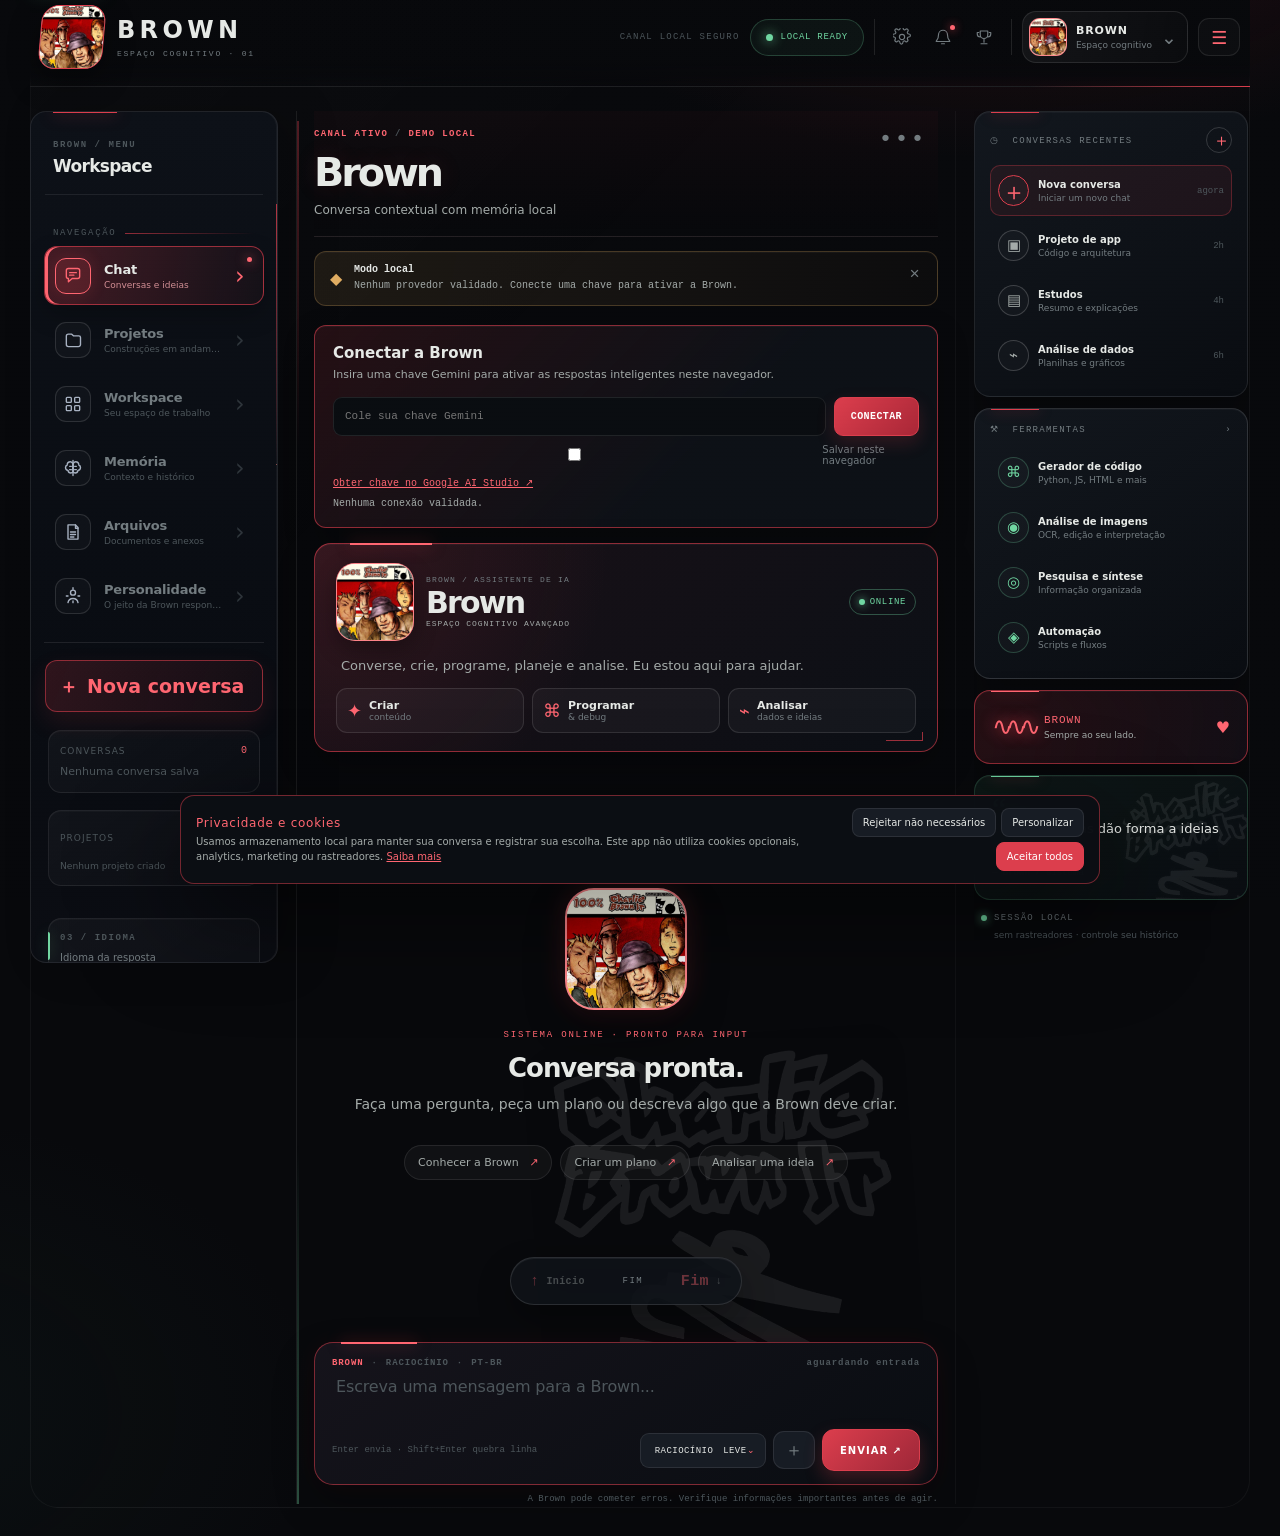
<file: index.html>
<!doctype html>
<html lang="pt-BR">
<head>
  <meta charset="UTF-8" />
  <meta name="viewport" content="width=device-width, initial-scale=1.0" />
  <meta name="theme-color" content="#08090b" />
  <meta name="description" content="Brown — espaço cognitivo modular para conversa, código e pesquisa." />
  <meta name="referrer" content="no-referrer" />
    <meta http-equiv="Content-Security-Policy" content="default-src 'self'; base-uri 'self'; object-src 'none'; form-action 'self'; script-src 'self' 'wasm-unsafe-eval' https://esm.run https://cdn.jsdelivr.net; style-src 'self' 'unsafe-inline'; img-src 'self' data: blob:; connect-src 'self' https://generativelanguage.googleapis.com https://esm.run https://esm.sh https://cdn.jsdelivr.net https://huggingface.co https://*.huggingface.co https://*.hf.co https://raw.githubusercontent.com; worker-src 'self' blob:; frame-src 'self' blob:; child-src 'self' blob:; upgrade-insecure-requests" />
  <title>Brown · Workspace</title>
  <link rel="stylesheet" href="styles.css?v=product-finish" />
</head>
<body>
  <div class="scanline" aria-hidden="true"></div>
  <div class="app-shell">
    <header class="topbar">
      <div class="brand-mark" aria-label="Brown">
        <span class="brand-symbol"><img src="assets/brown-logo.jpg" alt="Brown" /></span>
        <div><strong>BROWN</strong><small data-i18n="brandSub">COGNITIVE WORKSPACE · 01</small></div>
      </div>
      <div class="topbar-actions"><span class="secure-label" data-i18n="secureChannel">SECURE LOCAL CHANNEL</span><div class="status-pill"><span class="status-dot"></span><span id="statusText">LOCAL READY</span></div><div class="topbar-icon-group"><button class="topbar-icon" id="headerSettingsBtn" type="button" title="Configurações" aria-label="Abrir configurações"><svg viewBox="0 0 24 24"><path d="M12 8.5a3.5 3.5 0 1 0 0 7 3.5 3.5 0 0 0 0-7Z"/><path d="m19.4 15 .1.1a2 2 0 0 1-2.8 2.8l-.1-.1a2 2 0 0 0-3.4 1.4v.2a2 2 0 0 1-4 0v-.2a2 2 0 0 0-3.4-1.4l-.1.1a2 2 0 0 1-2.8-2.8l.1-.1A2 2 0 0 0 1.6 12a2 2 0 0 1 0-4h.2a2 2 0 0 0 1.4-3.4l-.1-.1A2 2 0 0 1 6 1.7l.1.1a2 2 0 0 0 3.4-1.4V.2a2 2 0 0 1 4 0v.2a2 2 0 0 0 3.4 1.4l.1-.1a2 2 0 0 1 2.8 2.8l-.1.1A2 2 0 0 0 21 8h.2a2 2 0 0 1 0 4H21a2 2 0 0 0-1.6 3Z"/></svg></button><button class="topbar-icon has-dot" type="button" title="Notificações" aria-label="Notificações"><svg viewBox="0 0 24 24"><path d="M18 9a6 6 0 0 0-12 0c0 7-3 7-3 9h18c0-2-3-2-3-9M10 21h4"/></svg></button><button class="topbar-icon" type="button" title="Conquistas" aria-label="Conquistas"><svg viewBox="0 0 24 24"><path d="M7 4h10v5a5 5 0 0 1-10 0zM12 14v5M8 21h8M5 6H3v2a4 4 0 0 0 4 4M19 6h2v2a4 4 0 0 1-4 4"/></svg></button></div><div class="account-chip"><span class="account-avatar"><img src="assets/brown-logo.jpg" alt="" aria-hidden="true" /></span><span><strong>BROWN</strong><small>Espaço cognitivo</small></span><span class="account-chevron">⌄</span></div><button class="menu-trigger" id="menuToggle" type="button" data-i18n-aria-label="openMenu" aria-label="Abrir menu" aria-expanded="false">☰</button></div>
    </header>

    <main class="workspace">
      <aside class="control-rail" id="appMenu" data-i18n-aria-label="menuLabel" aria-label="Menu principal">
        <div class="menu-heading"><div><span class="section-label" data-i18n="menuLabelShort">BROWN / MENU</span><strong data-i18n="workspace">Workspace</strong></div><button class="menu-close" id="menuClose" type="button" data-i18n-aria-label="closeMenu" aria-label="Fechar menu">×</button></div>
        <div class="primary-nav-label"><span>NAVEGAÇÃO</span><i></i></div>
        <nav class="primary-nav" aria-label="Navegação principal">
          <button type="button" class="primary-nav-item active"><span class="nav-icon" aria-hidden="true"><svg viewBox="0 0 24 24"><path d="M4 5.5A2.5 2.5 0 0 1 6.5 3h11A2.5 2.5 0 0 1 20 5.5v7a2.5 2.5 0 0 1-2.5 2.5H11l-4.5 4v-4H6.5A2.5 2.5 0 0 1 4 12.5z"/><path d="M8 8h8M8 11h5"/></svg></span><span class="nav-copy"><strong>Chat</strong><small>Conversas e ideias</small></span><span class="nav-arrow">›</span></button>
          <button type="button" class="primary-nav-item"><span class="nav-icon" aria-hidden="true"><svg viewBox="0 0 24 24"><path d="M4 7.5A2.5 2.5 0 0 1 6.5 5h4l2 2H19a2 2 0 0 1 2 2v8.5a2.5 2.5 0 0 1-2.5 2.5h-12A2.5 2.5 0 0 1 4 17.5z"/></svg></span><span class="nav-copy"><strong>Projetos</strong><small>Construções em andamento</small></span><span class="nav-arrow">›</span></button>
          <button type="button" class="primary-nav-item"><span class="nav-icon" aria-hidden="true"><svg viewBox="0 0 24 24"><rect x="4" y="4" width="6" height="6" rx="1"/><rect x="14" y="4" width="6" height="6" rx="1"/><rect x="4" y="14" width="6" height="6" rx="1"/><rect x="14" y="14" width="6" height="6" rx="1"/></svg></span><span class="nav-copy"><strong>Workspace</strong><small>Seu espaço de trabalho</small></span><span class="nav-arrow">›</span></button>
          <button type="button" class="primary-nav-item"><span class="nav-icon" aria-hidden="true"><svg viewBox="0 0 24 24"><path d="M9 4.5C6.5 4.5 5 6.2 5 8.4c-1.2.5-2 1.6-2 3 0 1.8 1.3 3.2 3 3.5.3 2 1.6 3.1 3.4 3.1 1 0 1.9-.4 2.6-1.1V7.3C11.3 5.6 10.4 4.5 9 4.5Z"/><path d="M15 4.5c2.5 0 4 1.7 4 3.9 1.2.5 2 1.6 2 3 0 1.8-1.3 3.2-3 3.5-.3 2-1.6 3.1-3.4 3.1-1 0-1.9-.4-2.6-1.1V7.3c.7-1.7 1.6-2.8 3-2.8Z"/><path d="M12 3v18M8 10h2M14 10h2M8 14h2M14 14h2"/></svg></span><span class="nav-copy"><strong>Memória</strong><small>Contexto e histórico</small></span><span class="nav-arrow">›</span></button>
          <button type="button" class="primary-nav-item"><span class="nav-icon" aria-hidden="true"><svg viewBox="0 0 24 24"><path d="M6 3.5h9l3 3V20.5H6z"/><path d="M15 3.5v4h3M9 12h6M9 15h6M9 18h4"/></svg></span><span class="nav-copy"><strong>Arquivos</strong><small>Documentos e anexos</small></span><span class="nav-arrow">›</span></button>
          <button type="button" class="primary-nav-item"><span class="nav-icon" aria-hidden="true"><svg viewBox="0 0 24 24"><circle cx="12" cy="8" r="3"/><path d="M6 20c.5-3.3 2.4-5 6-5s5.5 1.7 6 5M4 12h2M18 12h2M12 2v2M12 18v2"/></svg></span><span class="nav-copy"><strong>Personalidade</strong><small>O jeito da Brown responder</small></span><span class="nav-arrow">›</span></button>
        </nav>
        <button class="new-chat-btn" id="newChatBtn" type="button"><span>＋</span> <span data-i18n="newConversation">Nova conversa</span></button>
        <section class="menu-library">
          <div class="library-heading"><span data-i18n="conversations">CONVERSAS</span><small id="chatCount">0</small></div>
          <div class="chat-list" id="chatList"></div>
        </section>
        <section class="menu-library projects-library">
          <div class="library-heading"><span data-i18n="projects">PROJETOS</span><button id="newProjectBtn" type="button" data-i18n-aria-label="newProject" aria-label="Novo projeto">＋</button></div>
          <div class="project-list" id="projectList"><small data-i18n="noProjects">Nenhum projeto criado</small></div>
        </section>

        <section class="rail-section language-section">
          <div class="section-label" data-i18n="languageSection">01 / LANGUAGE</div>
          <label class="select-wrap"><span data-i18n="responseLanguage">Idioma da resposta</span><select id="languageSelect"><option value="auto" data-i18n="auto">Automático</option><option value="pt-BR" selected data-i18n="ptBR">Português · Brasil</option><option value="en" data-i18n="english">English</option><option value="es" data-i18n="spanish">Español</option></select></label>
          <p class="language-note" id="languageNote">A Brown responderá em português.</p>
        </section>
        <section class="rail-section rail-info">
          <div class="section-label" data-i18n="sessionSection">02 / SESSION</div>
          <div class="session-stat"><span id="messageCount">0</span><small data-i18n="savedMessages">mensagens salvas localmente</small></div>
          <button class="subtle-btn" id="clearBtn"><span aria-hidden="true">⌫</span> <span data-i18n="clearSession">Limpar sessão</span></button>
          <button class="subtle-btn" id="exportBtn"><span aria-hidden="true">⇩</span> <span data-i18n="exportJSON">Exportar JSON</span></button>
          <button class="subtle-btn" id="exportMarkdownBtn"><span aria-hidden="true">⇩</span> <span data-i18n="exportMarkdown">Exportar Markdown</span></button>
        </section>
        <button class="settings-menu-btn" id="settingsMenuBtn" type="button"><span>⚙</span> <span data-i18n="settings">Configurações</span></button>
        <div class="settings-panel" id="settingsPanel" hidden>
          <div class="settings-panel-head"><strong data-i18n="settings">Configurações</strong><button id="settingsClose" type="button" data-i18n-aria-label="closeMenu" aria-label="Fechar configurações">×</button></div>
          <label class="settings-field"><span data-i18n="responseLanguage">Idioma da resposta</span><select id="settingsLanguageSelect"><option value="auto" data-i18n="auto">Automático</option><option value="pt-BR" data-i18n="ptBR">Português · Brasil</option><option value="en" data-i18n="english">English</option><option value="es" data-i18n="spanish">Español</option></select></label>
          <div class="settings-field"><span data-i18n="workProfile">Perfil de trabalho</span><div class="settings-choice-row"><button type="button" class="settings-choice active" data-settings-profile="BROWN">Brown<small data-i18n="general">geral</small></button><button type="button" class="settings-choice" data-settings-profile="CODE">Code<small data-i18n="programming">programação</small></button></div></div>
          <div class="settings-field"><span data-i18n="reasoning">Raciocínio</span><div class="settings-choice-row reasoning-settings"><button type="button" class="settings-choice" data-settings-thinking="LEVE" data-i18n="light">Leve</button><button type="button" class="settings-choice active" data-settings-thinking="MEDIO" data-i18n="medium">Médio</button><button type="button" class="settings-choice" data-settings-thinking="ALTO" data-i18n="high">Alto</button><button type="button" class="settings-choice" data-settings-thinking="EXTREMO" data-i18n="extreme">Extremo</button></div></div>
          <div class="settings-field provider-settings"><span data-i18n="provider">Provedor Gemini</span><small id="providerSettingsStatus" data-i18n="providerDisconnected">Não conectado. A Brown usará o modo local até validar uma chave.</small><input id="providerKeyInput" type="password" data-i18n-aria-label="keyPlaceholder" aria-label="Chave Gemini para este navegador" data-i18n-placeholder="keyPlaceholder" placeholder="Cole uma chave Gemini para este navegador" autocomplete="off" spellcheck="false" /><label class="provider-save"><input id="providerSaveKey" type="checkbox" /> <span data-i18n="saveBrowser">Salvar neste navegador</span></label><div class="provider-actions"><button type="button" class="settings-choice" id="providerApplyBtn" data-i18n="validateUse">Validar e usar</button><button type="button" class="settings-choice" id="providerClearBtn" data-i18n="remove">Remover</button></div></div>
        </div>
        <div class="settings-field privacy-actions"><span data-i18n="privacyData">Privacidade e dados</span><small data-i18n="privacyHint">Sem cookies opcionais ou rastreadores neste app. Controle seus dados locais.</small><button class="settings-choice" id="privacySettingsBtn" type="button" data-i18n="managePrivacy">Gerenciar privacidade</button><button class="settings-choice" id="exportAllDataBtn" type="button" data-i18n="exportData">Exportar meus dados</button><button class="settings-choice danger-choice" id="deleteConversationsBtn" type="button" data-i18n="deleteHistory">Excluir conversas e histórico</button><button class="settings-choice danger-choice" id="deleteAllLocalBtn" type="button" data-i18n="deleteAll">Excluir todos os dados locais</button></div>
        <div class="rail-footer"><span class="footer-mark"><img src="assets/brown-logo.jpg" alt="" aria-hidden="true" /></span><br />BROWN / WEB 0.2<br /><span data-i18n="footer">provider-ready architecture</span></div>
      </aside>

      <section class="chat-panel">
        <div class="brand-watermark" aria-hidden="true"><img src="assets/charlie-wordmark.jpg" alt="" /></div>
        <div class="chat-header">
          <div><span class="eyebrow"><span data-i18n="activeChannel">ACTIVE CHANNEL</span> / <span id="channelMode" data-i18n="localDemo">LOCAL DEMO</span></span><h1 id="channelTitle">Brown</h1><p class="channel-subtitle" data-i18n="chatSubtitle">Conversa contextual com memória local</p></div>
          <button class="icon-btn" id="settingsBtn" type="button" data-i18n-title="settings" title="Configurações" data-i18n-aria-label="openSettings" aria-label="Abrir configurações">•••</button>
        </div>
        <div class="notice" id="modeNotice"><span>◆</span><div><strong id="modeTitle" data-i18n="checkingConnection">Verificando conexão</strong><small id="modeDescription" data-i18n="loadingProvider">A Brown está carregando o provedor antes de aceitar mensagens.</small></div><button id="dismissNotice" data-i18n-aria-label="closeMenu" aria-label="Fechar aviso">×</button></div>
        <div class="provider-setup" id="providerSetup" hidden><div class="provider-setup-head"><strong data-i18n="connectBrown">Conectar a Brown</strong><small data-i18n="keyDescription">Insira uma chave Gemini para ativar as respostas inteligentes neste navegador.</small></div><div class="provider-setup-row"><input id="initialKeyInput" type="password" data-i18n-aria-label="initialKeyPlaceholder" aria-label="Chave Gemini inicial" data-i18n-placeholder="initialKeyPlaceholder" placeholder="Cole sua chave Gemini" autocomplete="off" spellcheck="false" /><button type="button" id="initialConnectBtn" data-i18n="connect">CONECTAR</button></div><label class="provider-save"><input id="initialSaveKey" type="checkbox" /> <span data-i18n="saveBrowser">Salvar neste navegador</span></label><a data-i18n="getKey" href="https://aistudio.google.com/api-keys" target="_blank" rel="noopener noreferrer">Obter chave no Google AI Studio ↗</a><small class="provider-setup-status" id="initialProviderStatus" data-i18n="noValidated">Nenhuma conexão validada.</small></div>
        <section class="assistant-hero" aria-label="Apresentação da Brown"><div class="assistant-hero-top"><div class="assistant-portrait"><img src="assets/brown-logo.jpg" alt="Brown" /></div><div><span class="hero-kicker">BROWN / ASSISTENTE DE IA</span><h2>Brown</h2><span class="hero-subtitle">ESPAÇO COGNITIVO AVANÇADO</span></div><span class="hero-online"><i></i> ONLINE</span></div><p>Converse, crie, programe, planeje e analise. Eu estou aqui para ajudar.</p><div class="hero-actions"><button type="button" data-hero-prompt="Crie um plano profissional para meu projeto."><span>✦</span><b>Criar</b><small>conteúdo</small></button><button type="button" data-hero-prompt="Ajude a programar e revisar uma solução."><span>⌘</span><b>Programar</b><small>&amp; debug</small></button><button type="button" data-hero-prompt="Analise esta ideia e sugira melhorias."><span>⌁</span><b>Analisar</b><small>dados e ideias</small></button></div></section>
        <div class="messages" id="messages" aria-live="polite">
          <div class="empty-state" id="emptyState"><div class="empty-glyph"><img src="assets/brown-logo.jpg" alt="" aria-hidden="true" /></div><div class="empty-kicker" data-i18n="systemOnline">SYSTEM ONLINE · READY FOR INPUT</div><h2 data-i18n="ready">Conversa pronta.</h2><p data-i18n="prompt">Faça uma pergunta, peça um plano ou descreva algo que a Brown deve criar.</p><div class="quick-prompts"><button data-prompt-key="promptKnow" data-prompt="Explique como você pode me ajudar."><span data-i18n="quickKnow">Conhecer a Brown</span> <span>↗</span></button><button data-prompt-key="promptPlan" data-prompt="Crie um plano profissional para meu projeto."><span data-i18n="quickPlan">Criar um plano</span> <span>↗</span></button><button data-prompt-key="promptAnalyze" data-prompt="Analise esta ideia e sugira melhorias."><span data-i18n="quickAnalyze">Analisar uma ideia</span> <span>↗</span></button></div></div>
        </div><div class="conversation-nav" id="conversationNav" aria-label="Navegação da conversa"><button class="scroll-nav-btn" id="scrollTopBtn" type="button" title="Ir para o início" aria-label="Ir para o início da conversa"><span aria-hidden="true">↑</span><span>Início</span></button><span class="scroll-position" id="scrollPosition">INÍCIO</span><button class="scroll-nav-btn" id="scrollBottomBtn" type="button" title="Ir para o fim" aria-label="Ir para o fim da conversa"><span>Fim</span><span aria-hidden="true">↓</span></button><button class="scroll-settings-btn" id="scrollSettingsBtn" type="button" hidden data-i18n-title="settings" title="Abrir configurações"><span aria-hidden="true">⚙</span> <span data-i18n="settings">Configurações</span></button></div>
        <form class="composer" id="composer">
          <div class="composer-meta"><span id="profileTag">BROWN</span><span>·</span><span id="thinkingTag">RACIOCÍNIO</span><span>·</span><span id="languageTag">PT-BR</span><span class="meta-spacer"></span><span id="latencyLabel">aguardando entrada</span></div>
          <textarea id="promptInput" rows="1" data-i18n-aria-label="promptInput" aria-label="Mensagem para a Brown" data-i18n-placeholder="promptPlaceholder" placeholder="Escreva uma mensagem para a Brown..." autocomplete="off"></textarea>
          <div id="attachmentPreview" class="attachment-preview" hidden></div>
          <div class="composer-actions"><span class="hint" data-i18n="shortcut">Enter envia · Shift+Enter quebra linha</span><div class="composer-tools"><div class="reasoning-picker"><button type="button" class="reasoning-trigger" id="thinkingButton" aria-expanded="false" aria-haspopup="menu"><span data-i18n="thinkingLabel">RACIOCÍNIO</span> <span id="thinkingButtonLabel">MÉDIO</span>⌄</button><div class="reasoning-menu" id="thinkingMenu" role="menu" hidden><button type="button" data-thinking="LEVE" data-i18n="light">Leve</button><button type="button" data-thinking="MEDIO" data-i18n="medium">Médio</button><button type="button" data-thinking="ALTO" data-i18n="high">Alto</button><button type="button" data-thinking="EXTREMO" data-i18n="extreme">Extremo</button></div></div><input id="fileInput" type="file" accept="*/*" data-i18n-aria-label="attach" aria-label="Anexar documento ou arquivo" hidden /><button type="button" class="tool-btn" id="fileButton" data-i18n-title="attach" title="Anexar documento ou arquivo" data-i18n-aria-label="attach" aria-label="Anexar documento ou arquivo">＋</button><button class="send-btn" type="submit"><span data-i18n="send">ENVIAR</span> <span>↗</span></button></div></div>
        </form>
        <div class="disclaimer" data-i18n="disclaimer">A Brown pode cometer erros. Verifique informações importantes antes de agir.</div>
      </section>

      <aside class="context-rail" aria-label="Painel contextual">
        <section class="context-card recent-card"><div class="context-card-title"><span>◷ &nbsp;CONVERSAS RECENTES</span><button type="button" class="context-add">＋</button></div><div class="recent-list"><div class="recent-item active"><span class="recent-icon">＋</span><div><strong>Nova conversa</strong><small>Iniciar um novo chat</small></div><b>agora</b></div><div class="recent-item"><span class="recent-icon">▣</span><div><strong>Projeto de app</strong><small>Código e arquitetura</small></div><b>2h</b></div><div class="recent-item"><span class="recent-icon">▤</span><div><strong>Estudos</strong><small>Resumo e explicações</small></div><b>4h</b></div><div class="recent-item"><span class="recent-icon">⌁</span><div><strong>Análise de dados</strong><small>Planilhas e gráficos</small></div><b>6h</b></div></div></section>
        <section class="context-card tools-card"><div class="context-card-title"><span>⚒ &nbsp;FERRAMENTAS</span><span class="context-chevron">›</span></div><div class="tool-list"><div><span class="tool-icon">⌘</span><div><strong>Gerador de código</strong><small>Python, JS, HTML e mais</small></div></div><div><span class="tool-icon">◉</span><div><strong>Análise de imagens</strong><small>OCR, edição e interpretação</small></div></div><div><span class="tool-icon">◎</span><div><strong>Pesquisa e síntese</strong><small>Informação organizada</small></div></div><div><span class="tool-icon">◈</span><div><strong>Automação</strong><small>Scripts e fluxos</small></div></div></div></section>
        <section class="context-card brown-signal"><div class="signal-wave">∿∿∿</div><div><strong>BROWN</strong><small>Sempre ao seu lado.</small></div><span>♥</span></section>
        <section class="context-card context-quote"><span class="quote-mark">“</span><p>Boas perguntas dão forma a ideias melhores.</p><small>— Brown / sistema</small></section>
        <div class="context-footer"><span class="footer-signal"></span><span>SESSÃO LOCAL</span><small>sem rastreadores · controle seu histórico</small></div>
      </aside>
    </main>
  </div>

  <section class="privacy-panel" id="privacyPanel" role="dialog" aria-modal="true" aria-labelledby="privacyPanelTitle" aria-hidden="true" hidden>
    <div class="privacy-card">
      <div class="privacy-card-head"><div><span class="section-label" data-i18n="privacyLabel">BROWN / PRIVACIDADE</span><h2 id="privacyPanelTitle" data-i18n="privacyTitle">Privacidade e dados</h2></div><button id="privacyCloseBtn" type="button" data-i18n-aria-label="closeMenu" aria-label="Fechar privacidade">×</button></div>
      <p data-i18n="privacyIntro">Este app não usa cookies opcionais, publicidade, analytics ou pixels. As preferências e a conversa são armazenadas no navegador usando armazenamento local. A chave BYOK só é gravada quando você marca essa opção.</p>
      <div class="privacy-categories"><div><strong data-i18n="necessary">Necessário</strong><span data-i18n="consent">Consentimento, funcionamento e segurança local.</span><b data-i18n="active">Ativo</b></div><div><strong data-i18n="preferences">Preferências</strong><span data-i18n="unused">Nenhum cookie desta categoria é usado.</span><b data-i18n="unused">Não utilizado</b></div><div><strong data-i18n="statistics">Estatísticas</strong><span data-i18n="noAnalytics">Nenhum analytics ou medição é carregado.</span><b data-i18n="unused">Não utilizado</b></div><div><strong data-i18n="marketing">Marketing</strong><span data-i18n="noTrackers">Nenhum rastreador ou publicidade é carregado.</span><b data-i18n="unused">Não utilizado</b></div></div>
      <div class="privacy-rights"><strong data-i18n="privacyControls">Seus controles</strong><p data-i18n="privacyRights">Você pode exportar, excluir conversas, remover a chave e apagar todos os dados locais. Para solicitações formais de acesso, correção ou exclusão perante o controlador, use os contatos indicados na política. Eles ainda precisam ser preenchidos pelo responsável pelo serviço.</p><div class="privacy-actions-row"><button type="button" data-privacy-choice="revoke" data-i18n="revoke">Revogar consentimento</button><button type="button" data-privacy-choice="save-custom" data-i18n="savePrefs">Salvar preferências</button><a data-i18n="readPolicy" href="privacidade.html" target="_blank" rel="noopener noreferrer">Ler política completa ↗</a></div></div>
    </div>
  </section>

  <section class="privacy-banner" id="privacyBanner" role="dialog" aria-live="polite" aria-labelledby="privacyBannerTitle">
    <div><strong id="privacyBannerTitle" data-i18n="bannerTitle">Privacidade e cookies</strong><p><span data-i18n="bannerText">Usamos armazenamento local para manter sua conversa e registrar sua escolha. Este app não utiliza cookies opcionais, analytics, marketing ou rastreadores.</span> <a data-i18n="learnMore" href="privacidade.html" target="_blank" rel="noopener noreferrer">Saiba mais</a></p></div>
    <div class="privacy-banner-actions"><button type="button" data-privacy-choice="reject" data-i18n="reject">Rejeitar não necessários</button><button type="button" data-privacy-choice="customize" data-i18n="customize">Personalizar</button><button class="primary-privacy" type="button" data-privacy-choice="accept" data-i18n="accept">Aceitar todos</button></div>
  </section>

  <script src="config.js?v=product-finish"></script>
  <script src="app.js?v=gemini-only-1"></script>
</body>
</html>
</file>
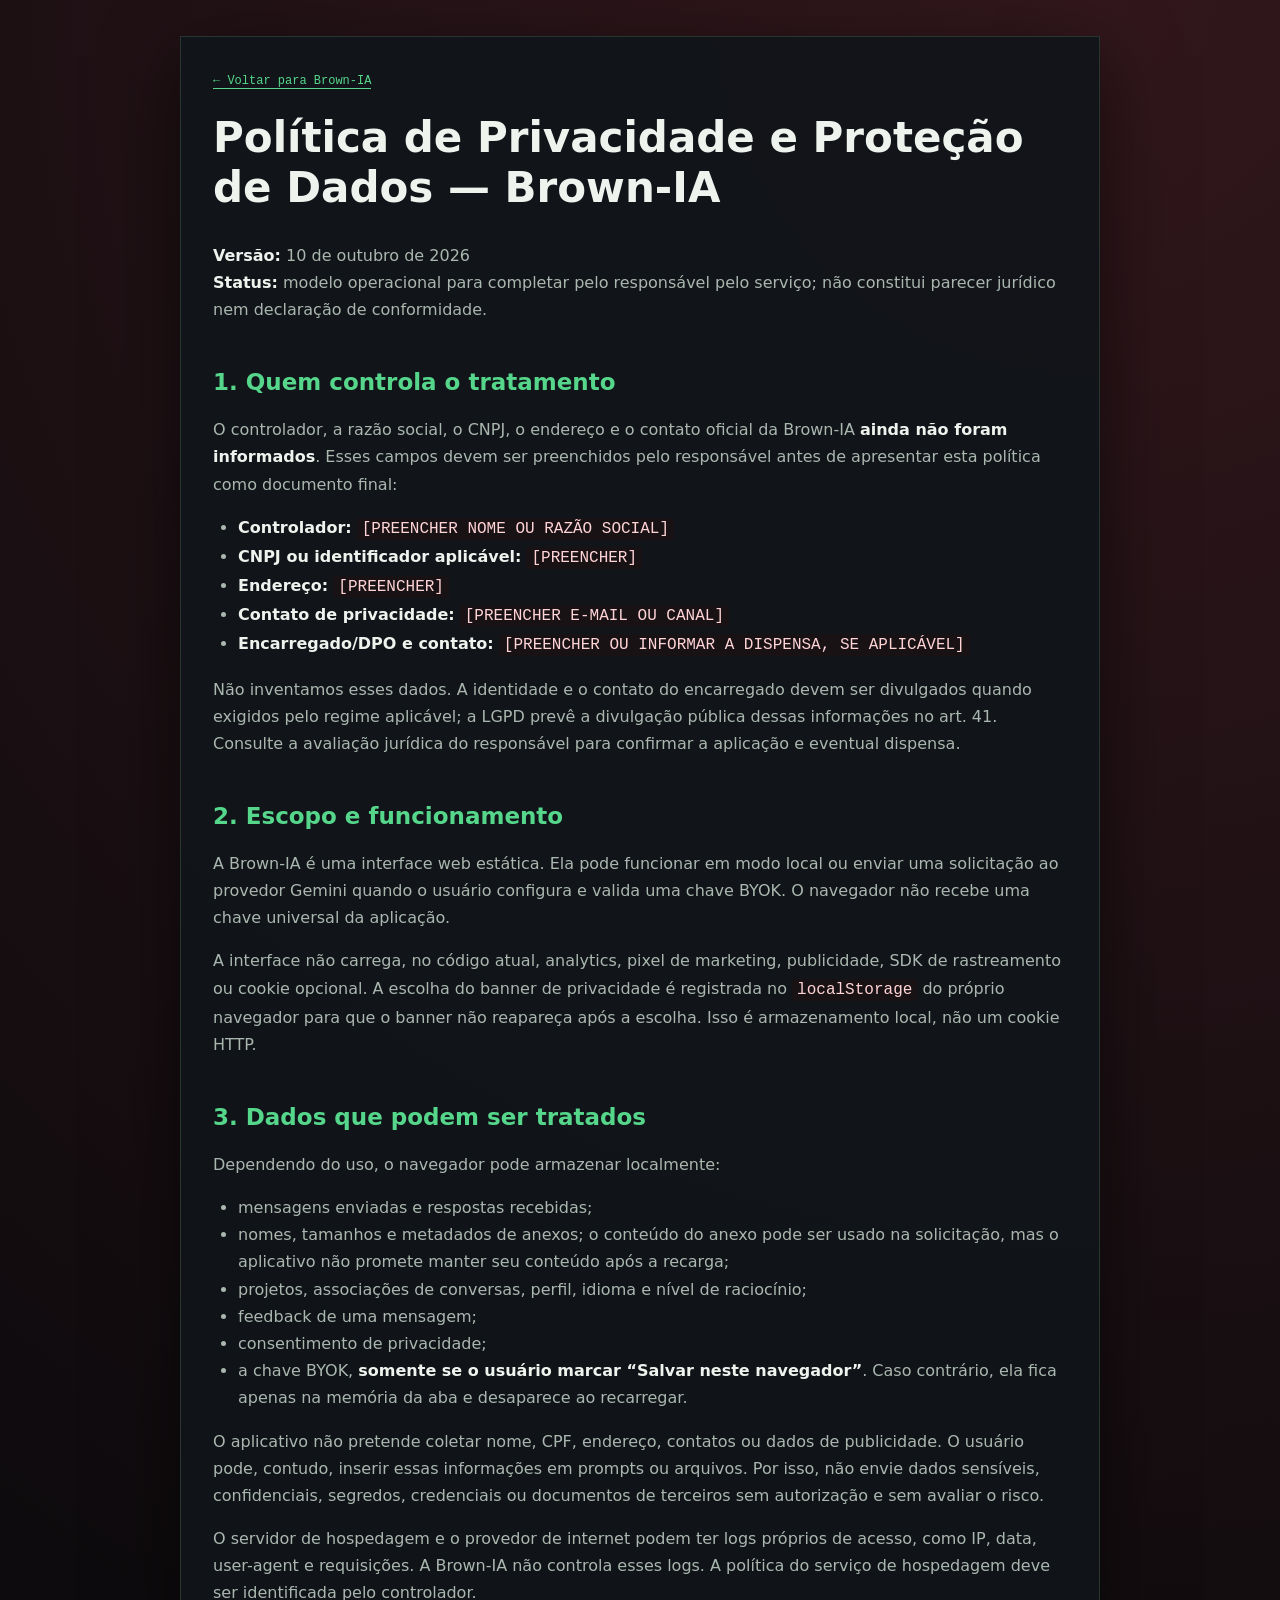
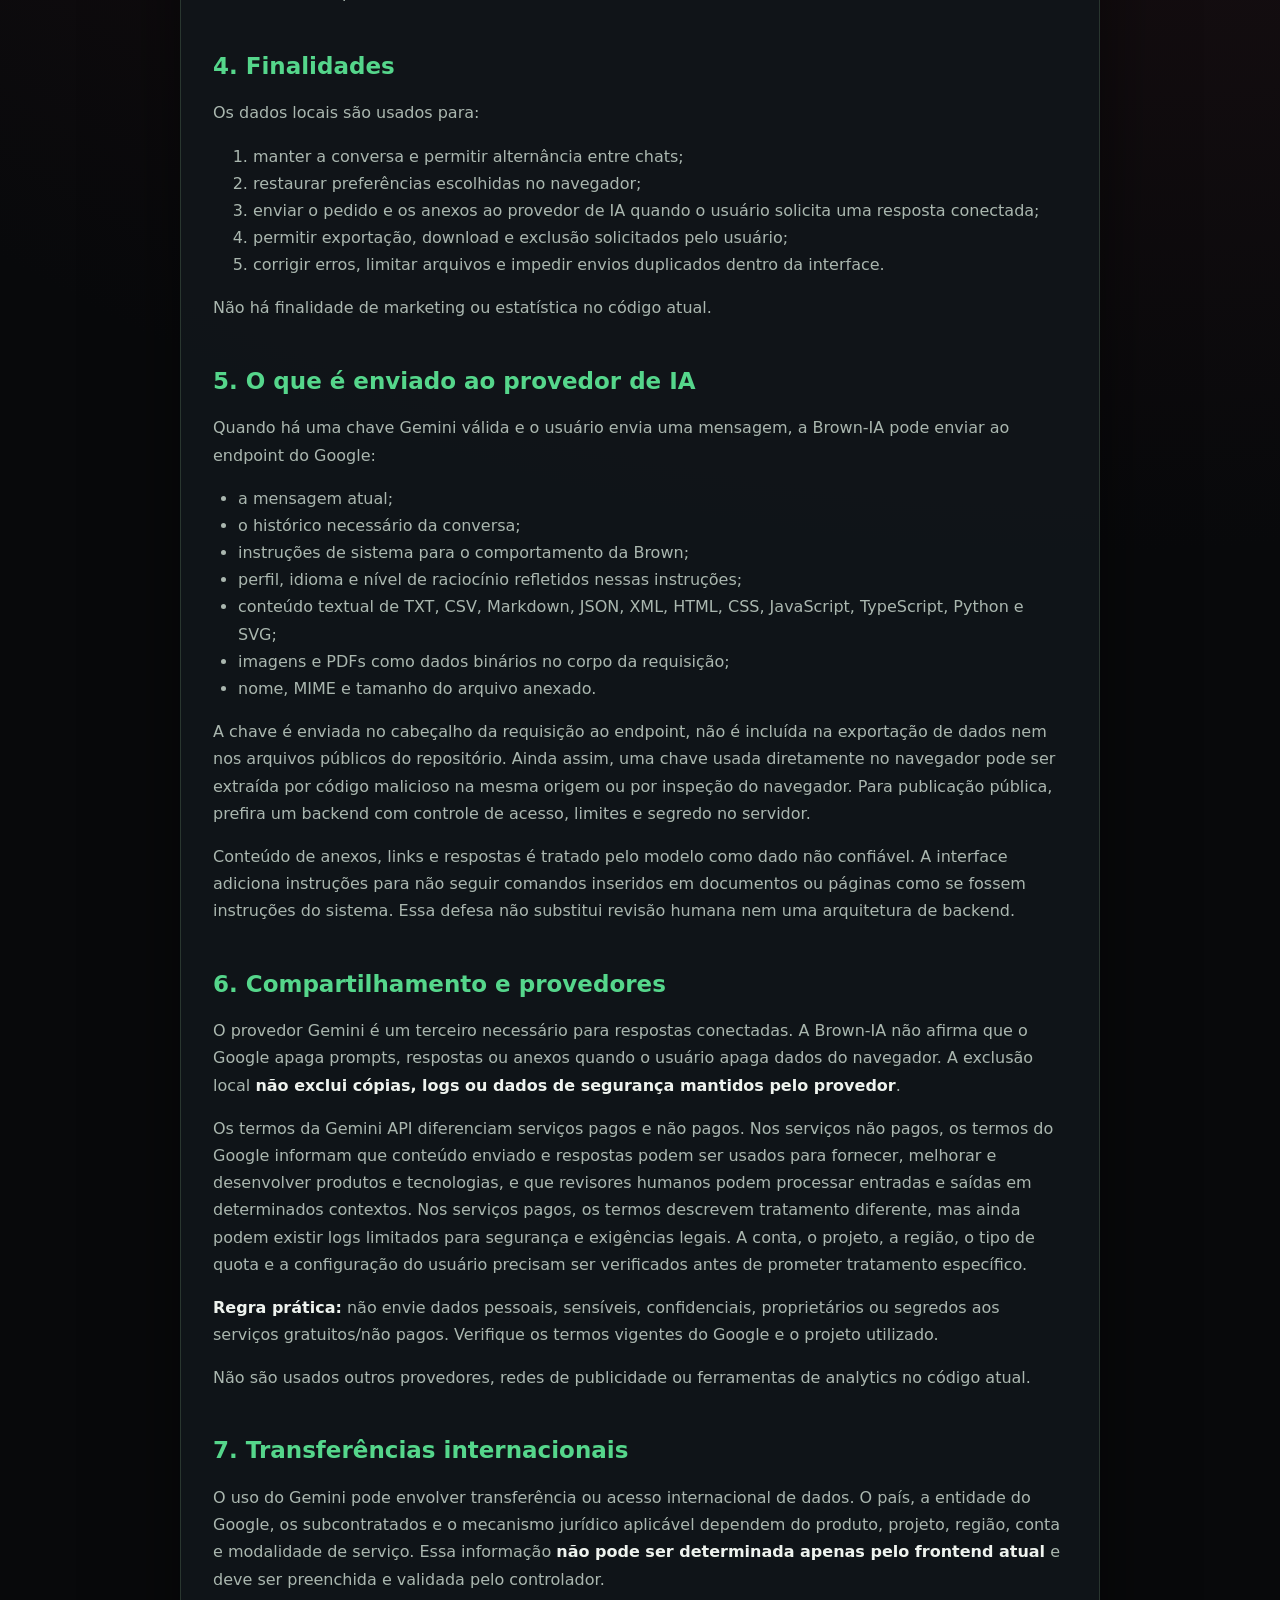
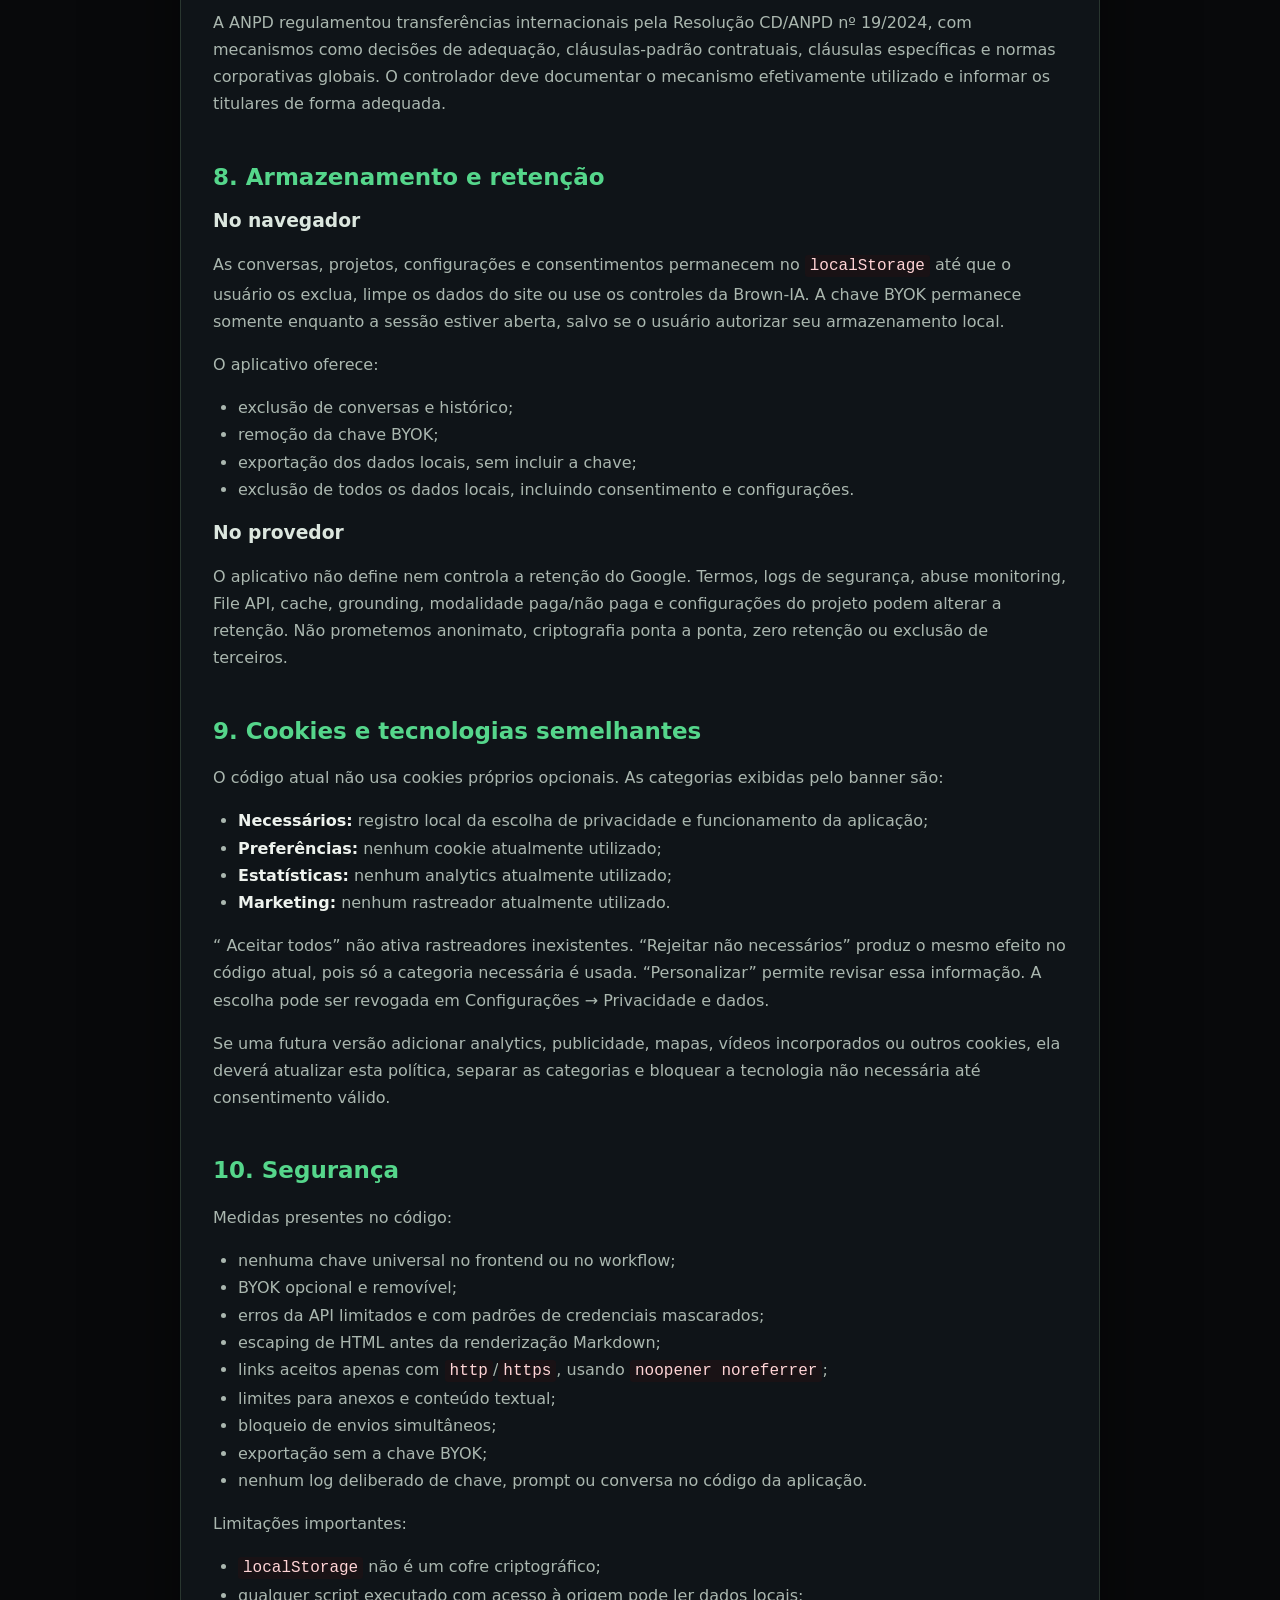
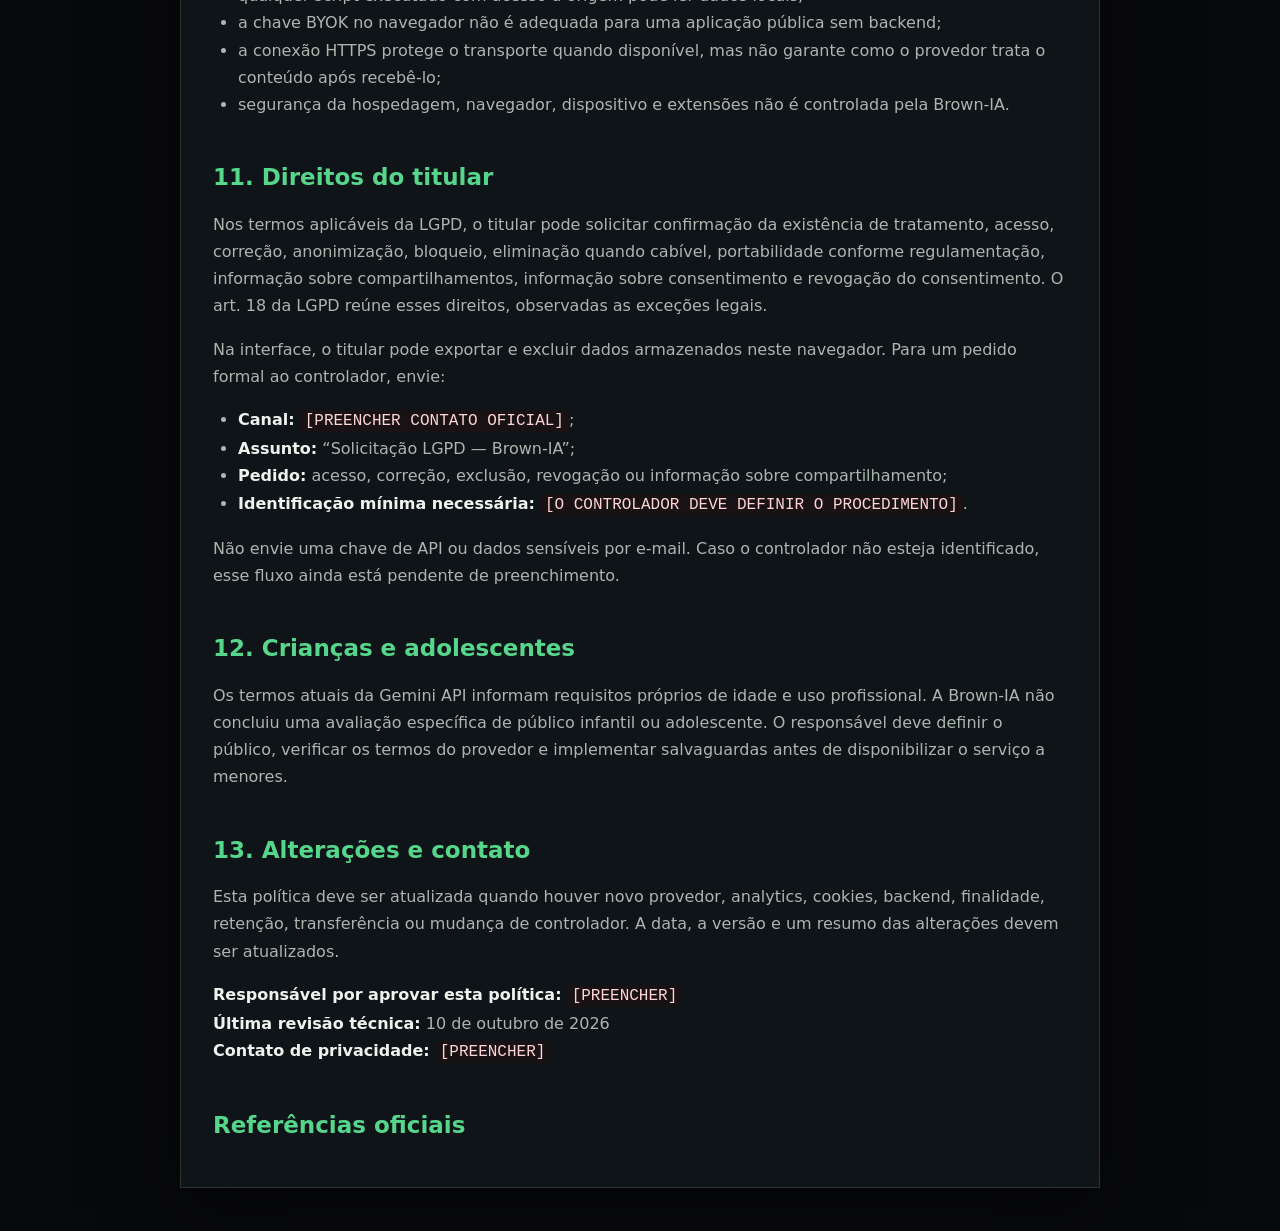
<file: privacidade.html>
<!doctype html><html lang="pt-BR"><head><meta charset="utf-8"><meta name="viewport" content="width=device-width,initial-scale=1"><meta name="description" content="Política de privacidade e proteção de dados da Brown-IA"><title>Brown-IA · Política de Privacidade</title><style>:root{--bg:#08090b;--panel:#101519;--line:#29362f;--white:#eef3ee;--muted:#aab7af;--green:#55d68b;--red:#ff5961}*{box-sizing:border-box}body{margin:0;background:radial-gradient(circle at 85% 0%,#32171c,transparent 35%),var(--bg);color:var(--white);font:16px/1.7 system-ui,-apple-system,Segoe UI,sans-serif}main{width:min(920px,calc(100% - 32px));margin:36px auto 70px;padding:28px 32px;background:rgba(16,21,25,.94);border:1px solid var(--line);box-shadow:0 20px 70px #0008}h1,h2,h3{line-height:1.2}h1{font-size:clamp(26px,5vw,42px);margin-top:0;color:var(--white)}h2{margin-top:2em;color:var(--green);font-size:23px}h3{color:#dce7df}p,li{color:var(--muted)}strong{color:var(--white)}a{color:var(--green)}code{color:#ffd4d6;background:#191215;padding:2px 5px;border-radius:3px}blockquote{border-left:3px solid var(--red);padding-left:14px}.back{display:inline-block;margin-bottom:24px;color:var(--green);font:12px monospace;text-decoration:none;border-bottom:1px solid var(--green)}ul{padding-left:25px}@media(max-width:600px){main{width:calc(100% - 20px);margin:10px auto 30px;padding:20px 17px;font-size:15px}}</style></head><body><main><a class="back" href="index.html">← Voltar para Brown-IA</a><h1>Política de Privacidade e Proteção de Dados — Brown-IA</h1>
<p><strong>Versão:</strong> 10 de outubro de 2026<br />
<strong>Status:</strong> modelo operacional para completar pelo responsável pelo serviço; não constitui parecer jurídico nem declaração de conformidade.</p>
<h2>1. Quem controla o tratamento</h2>
<p>O controlador, a razão social, o CNPJ, o endereço e o contato oficial da Brown-IA <strong>ainda não foram informados</strong>. Esses campos devem ser preenchidos pelo responsável antes de apresentar esta política como documento final:</p>
<ul>
<li><strong>Controlador:</strong> <code>[PREENCHER NOME OU RAZÃO SOCIAL]</code></li>
<li><strong>CNPJ ou identificador aplicável:</strong> <code>[PREENCHER]</code></li>
<li><strong>Endereço:</strong> <code>[PREENCHER]</code></li>
<li><strong>Contato de privacidade:</strong> <code>[PREENCHER E-MAIL OU CANAL]</code></li>
<li><strong>Encarregado/DPO e contato:</strong> <code>[PREENCHER OU INFORMAR A DISPENSA, SE APLICÁVEL]</code></li>
</ul>
<p>Não inventamos esses dados. A identidade e o contato do encarregado devem ser divulgados quando exigidos pelo regime aplicável; a LGPD prevê a divulgação pública dessas informações no art. 41. Consulte a avaliação jurídica do responsável para confirmar a aplicação e eventual dispensa.</p>
<h2>2. Escopo e funcionamento</h2>
<p>A Brown-IA é uma interface web estática. Ela pode funcionar em modo local ou enviar uma solicitação ao provedor Gemini quando o usuário configura e valida uma chave BYOK. O navegador não recebe uma chave universal da aplicação.</p>
<p>A interface não carrega, no código atual, analytics, pixel de marketing, publicidade, SDK de rastreamento ou cookie opcional. A escolha do banner de privacidade é registrada no <code>localStorage</code> do próprio navegador para que o banner não reapareça após a escolha. Isso é armazenamento local, não um cookie HTTP.</p>
<h2>3. Dados que podem ser tratados</h2>
<p>Dependendo do uso, o navegador pode armazenar localmente:</p>
<ul>
<li>mensagens enviadas e respostas recebidas;</li>
<li>nomes, tamanhos e metadados de anexos; o conteúdo do anexo pode ser usado na solicitação, mas o aplicativo não promete manter seu conteúdo após a recarga;</li>
<li>projetos, associações de conversas, perfil, idioma e nível de raciocínio;</li>
<li>feedback de uma mensagem;</li>
<li>consentimento de privacidade;</li>
<li>a chave BYOK, <strong>somente se o usuário marcar “Salvar neste navegador”</strong>. Caso contrário, ela fica apenas na memória da aba e desaparece ao recarregar.</li>
</ul>
<p>O aplicativo não pretende coletar nome, CPF, endereço, contatos ou dados de publicidade. O usuário pode, contudo, inserir essas informações em prompts ou arquivos. Por isso, não envie dados sensíveis, confidenciais, segredos, credenciais ou documentos de terceiros sem autorização e sem avaliar o risco.</p>
<p>O servidor de hospedagem e o provedor de internet podem ter logs próprios de acesso, como IP, data, user-agent e requisições. A Brown-IA não controla esses logs. A política do serviço de hospedagem deve ser identificada pelo controlador.</p>
<h2>4. Finalidades</h2>
<p>Os dados locais são usados para:</p>
<ol>
<li>manter a conversa e permitir alternância entre chats;</li>
<li>restaurar preferências escolhidas no navegador;</li>
<li>enviar o pedido e os anexos ao provedor de IA quando o usuário solicita uma resposta conectada;</li>
<li>permitir exportação, download e exclusão solicitados pelo usuário;</li>
<li>corrigir erros, limitar arquivos e impedir envios duplicados dentro da interface.</li>
</ol>
<p>Não há finalidade de marketing ou estatística no código atual.</p>
<h2>5. O que é enviado ao provedor de IA</h2>
<p>Quando há uma chave Gemini válida e o usuário envia uma mensagem, a Brown-IA pode enviar ao endpoint do Google:</p>
<ul>
<li>a mensagem atual;</li>
<li>o histórico necessário da conversa;</li>
<li>instruções de sistema para o comportamento da Brown;</li>
<li>perfil, idioma e nível de raciocínio refletidos nessas instruções;</li>
<li>conteúdo textual de TXT, CSV, Markdown, JSON, XML, HTML, CSS, JavaScript, TypeScript, Python e SVG;</li>
<li>imagens e PDFs como dados binários no corpo da requisição;</li>
<li>nome, MIME e tamanho do arquivo anexado.</li>
</ul>
<p>A chave é enviada no cabeçalho da requisição ao endpoint, não é incluída na exportação de dados nem nos arquivos públicos do repositório. Ainda assim, uma chave usada diretamente no navegador pode ser extraída por código malicioso na mesma origem ou por inspeção do navegador. Para publicação pública, prefira um backend com controle de acesso, limites e segredo no servidor.</p>
<p>Conteúdo de anexos, links e respostas é tratado pelo modelo como dado não confiável. A interface adiciona instruções para não seguir comandos inseridos em documentos ou páginas como se fossem instruções do sistema. Essa defesa não substitui revisão humana nem uma arquitetura de backend.</p>
<h2>6. Compartilhamento e provedores</h2>
<p>O provedor Gemini é um terceiro necessário para respostas conectadas. A Brown-IA não afirma que o Google apaga prompts, respostas ou anexos quando o usuário apaga dados do navegador. A exclusão local <strong>não exclui cópias, logs ou dados de segurança mantidos pelo provedor</strong>.</p>
<p>Os termos da Gemini API diferenciam serviços pagos e não pagos. Nos serviços não pagos, os termos do Google informam que conteúdo enviado e respostas podem ser usados para fornecer, melhorar e desenvolver produtos e tecnologias, e que revisores humanos podem processar entradas e saídas em determinados contextos. Nos serviços pagos, os termos descrevem tratamento diferente, mas ainda podem existir logs limitados para segurança e exigências legais. A conta, o projeto, a região, o tipo de quota e a configuração do usuário precisam ser verificados antes de prometer tratamento específico.</p>
<p><strong>Regra prática:</strong> não envie dados pessoais, sensíveis, confidenciais, proprietários ou segredos aos serviços gratuitos/não pagos. Verifique os termos vigentes do Google e o projeto utilizado.</p>
<p>Não são usados outros provedores, redes de publicidade ou ferramentas de analytics no código atual.</p>
<h2>7. Transferências internacionais</h2>
<p>O uso do Gemini pode envolver transferência ou acesso internacional de dados. O país, a entidade do Google, os subcontratados e o mecanismo jurídico aplicável dependem do produto, projeto, região, conta e modalidade de serviço. Essa informação <strong>não pode ser determinada apenas pelo frontend atual</strong> e deve ser preenchida e validada pelo controlador.</p>
<p>A ANPD regulamentou transferências internacionais pela Resolução CD/ANPD nº 19/2024, com mecanismos como decisões de adequação, cláusulas-padrão contratuais, cláusulas específicas e normas corporativas globais. O controlador deve documentar o mecanismo efetivamente utilizado e informar os titulares de forma adequada.</p>
<h2>8. Armazenamento e retenção</h2>
<h3>No navegador</h3>
<p>As conversas, projetos, configurações e consentimentos permanecem no <code>localStorage</code> até que o usuário os exclua, limpe os dados do site ou use os controles da Brown-IA. A chave BYOK permanece somente enquanto a sessão estiver aberta, salvo se o usuário autorizar seu armazenamento local.</p>
<p>O aplicativo oferece:</p>
<ul>
<li>exclusão de conversas e histórico;</li>
<li>remoção da chave BYOK;</li>
<li>exportação dos dados locais, sem incluir a chave;</li>
<li>exclusão de todos os dados locais, incluindo consentimento e configurações.</li>
</ul>
<h3>No provedor</h3>
<p>O aplicativo não define nem controla a retenção do Google. Termos, logs de segurança, abuse monitoring, File API, cache, grounding, modalidade paga/não paga e configurações do projeto podem alterar a retenção. Não prometemos anonimato, criptografia ponta a ponta, zero retenção ou exclusão de terceiros.</p>
<h2>9. Cookies e tecnologias semelhantes</h2>
<p>O código atual não usa cookies próprios opcionais. As categorias exibidas pelo banner são:</p>
<ul>
<li><strong>Necessários:</strong> registro local da escolha de privacidade e funcionamento da aplicação;</li>
<li><strong>Preferências:</strong> nenhum cookie atualmente utilizado;</li>
<li><strong>Estatísticas:</strong> nenhum analytics atualmente utilizado;</li>
<li><strong>Marketing:</strong> nenhum rastreador atualmente utilizado.</li>
</ul>
<p>“ Aceitar todos” não ativa rastreadores inexistentes. “Rejeitar não necessários” produz o mesmo efeito no código atual, pois só a categoria necessária é usada. “Personalizar” permite revisar essa informação. A escolha pode ser revogada em Configurações → Privacidade e dados.</p>
<p>Se uma futura versão adicionar analytics, publicidade, mapas, vídeos incorporados ou outros cookies, ela deverá atualizar esta política, separar as categorias e bloquear a tecnologia não necessária até consentimento válido.</p>
<h2>10. Segurança</h2>
<p>Medidas presentes no código:</p>
<ul>
<li>nenhuma chave universal no frontend ou no workflow;</li>
<li>BYOK opcional e removível;</li>
<li>erros da API limitados e com padrões de credenciais mascarados;</li>
<li>escaping de HTML antes da renderização Markdown;</li>
<li>links aceitos apenas com <code>http</code>/<code>https</code>, usando <code>noopener noreferrer</code>;</li>
<li>limites para anexos e conteúdo textual;</li>
<li>bloqueio de envios simultâneos;</li>
<li>exportação sem a chave BYOK;</li>
<li>nenhum log deliberado de chave, prompt ou conversa no código da aplicação.</li>
</ul>
<p>Limitações importantes:</p>
<ul>
<li><code>localStorage</code> não é um cofre criptográfico;</li>
<li>qualquer script executado com acesso à origem pode ler dados locais;</li>
<li>a chave BYOK no navegador não é adequada para uma aplicação pública sem backend;</li>
<li>a conexão HTTPS protege o transporte quando disponível, mas não garante como o provedor trata o conteúdo após recebê-lo;</li>
<li>segurança da hospedagem, navegador, dispositivo e extensões não é controlada pela Brown-IA.</li>
</ul>
<h2>11. Direitos do titular</h2>
<p>Nos termos aplicáveis da LGPD, o titular pode solicitar confirmação da existência de tratamento, acesso, correção, anonimização, bloqueio, eliminação quando cabível, portabilidade conforme regulamentação, informação sobre compartilhamentos, informação sobre consentimento e revogação do consentimento. O art. 18 da LGPD reúne esses direitos, observadas as exceções legais.</p>
<p>Na interface, o titular pode exportar e excluir dados armazenados neste navegador. Para um pedido formal ao controlador, envie:</p>
<ul>
<li><strong>Canal:</strong> <code>[PREENCHER CONTATO OFICIAL]</code>;</li>
<li><strong>Assunto:</strong> “Solicitação LGPD — Brown-IA”;</li>
<li><strong>Pedido:</strong> acesso, correção, exclusão, revogação ou informação sobre compartilhamento;</li>
<li><strong>Identificação mínima necessária:</strong> <code>[O CONTROLADOR DEVE DEFINIR O PROCEDIMENTO]</code>.</li>
</ul>
<p>Não envie uma chave de API ou dados sensíveis por e-mail. Caso o controlador não esteja identificado, esse fluxo ainda está pendente de preenchimento.</p>
<h2>12. Crianças e adolescentes</h2>
<p>Os termos atuais da Gemini API informam requisitos próprios de idade e uso profissional. A Brown-IA não concluiu uma avaliação específica de público infantil ou adolescente. O responsável deve definir o público, verificar os termos do provedor e implementar salvaguardas antes de disponibilizar o serviço a menores.</p>
<h2>13. Alterações e contato</h2>
<p>Esta política deve ser atualizada quando houver novo provedor, analytics, cookies, backend, finalidade, retenção, transferência ou mudança de controlador. A data, a versão e um resumo das alterações devem ser atualizados.</p>
<p><strong>Responsável por aprovar esta política:</strong> <code>[PREENCHER]</code><br />
<strong>Última revisão técnica:</strong> 10 de outubro de 2026<br />
<strong>Contato de privacidade:</strong> <code>[PREENCHER]</code></p>
<h2>Referências oficiais</h2></main></body></html>
</file>
<file: styles.css>
@import url("https://fonts.googleapis.com/css2?family=DM+Sans:wght@400;500;600;700&family=Space+Grotesk:wght@400;500;600;700&display=swap");
:root {
  --bg: #08090c;
  --bg-raised: #0d1015;
  --surface: #11151b;
  --surface-2: #171c24;
  --surface-3: #1d242e;
  --line: rgba(255,255,255,.09);
  --line-strong: rgba(255,255,255,.16);
  --text: #e6e9e6;
  --text-soft: #a4aba9;
  --muted: #737c80;
  --muted-2: #4d565b;
  --red: #dc3e4d;
  --red-bright: #ff6671;
  --red-deep: #762431;
  --red-soft: rgba(220,62,77,.13);
  --green: #70d7a2;
  --green-soft: rgba(112,215,162,.11);
  --amber: #e0ad62;
  --shadow-xl: 0 34px 100px rgba(0,0,0,.52);
  --shadow-lg: 0 22px 60px rgba(0,0,0,.36);
  --shadow-md: 0 12px 30px rgba(0,0,0,.25);
  --radius-lg: 18px;
  --radius-md: 12px;
  --radius-sm: 8px;
  --mono: ui-monospace, SFMono-Regular, Menlo, Monaco, Consolas, "Liberation Mono", monospace;
  --sans: Inter, ui-sans-serif, system-ui, -apple-system, BlinkMacSystemFont, "Segoe UI", sans-serif;
}

* { box-sizing: border-box; }
html { min-width: 320px; background: var(--bg); scroll-behavior: smooth; }
body {
  min-height: 100vh;
  margin: 0;
  overflow-x: hidden;
  color: var(--text);
  background:
    radial-gradient(800px 460px at 78% -10%, rgba(142,30,45,.26), transparent 68%),
    radial-gradient(620px 440px at -8% 92%, rgba(35,71,65,.12), transparent 68%),
    var(--bg);
  font-family: var(--sans);
  -webkit-font-smoothing: antialiased;
}

body::before {
  position: fixed;
  inset: 0;
  z-index: -2;
  pointer-events: none;
  content: "";
  opacity: .5;
  background-image: linear-gradient(rgba(255,255,255,.018) 1px, transparent 1px), linear-gradient(90deg, rgba(255,255,255,.016) 1px, transparent 1px);
  background-size: 56px 56px;
  mask-image: linear-gradient(to bottom, #000, transparent 88%);
}

body::after {
  position: fixed;
  inset: 0;
  z-index: -1;
  pointer-events: none;
  content: "";
  opacity: .22;
  background: linear-gradient(115deg, transparent 0 45%, rgba(255,88,100,.09) 50%, transparent 55%);
  background-size: 240% 240%;
  animation: background-sweep 24s linear infinite;
}

button, input, select, textarea { font: inherit; }
button, a, select { -webkit-tap-highlight-color: transparent; }
button:focus-visible, a:focus-visible, input:focus-visible, select:focus-visible, textarea:focus-visible { outline: 2px solid var(--red-bright); outline-offset: 3px; }

.app-shell { position: relative; isolation: isolate; width: min(1500px, 100%); min-height: 100vh; margin: 0 auto; padding: 28px 34px 32px; }
.app-shell::before { position: absolute; inset: 28px 34px 28px; z-index: -1; pointer-events: none; content: ""; border: 1px solid rgba(255,255,255,.055); border-radius: 26px; background: linear-gradient(135deg, rgba(255,255,255,.018), transparent 32%); }

.topbar { position: relative; display: flex; align-items: center; justify-content: space-between; min-height: 64px; margin: 0 14px 24px; padding: 0 2px 18px; border-bottom: 1px solid var(--line); }
.topbar::before { position: absolute; top: -10px; left: 0; width: 72px; height: 2px; content: ""; background: var(--green); box-shadow: 0 0 18px rgba(112,215,162,.7); }
.topbar::after { position: absolute; right: 0; bottom: -1px; width: 220px; height: 1px; content: ""; background: linear-gradient(90deg, transparent, var(--red)); }
.brand-mark { display: flex; align-items: center; gap: 14px; }
.brand-symbol { position: relative; display: grid; place-items: center; width: 46px; height: 46px; border: 1px solid var(--red); border-radius: 12px; color: var(--red-bright); background: linear-gradient(145deg, rgba(220,62,77,.2), rgba(220,62,77,.035)); font: 700 23px var(--mono); box-shadow: inset 0 0 24px rgba(220,62,77,.11), 0 10px 28px rgba(0,0,0,.3); transform: skew(-5deg); }
.brand-symbol::before, .brand-symbol::after { position: absolute; width: 9px; height: 9px; content: ""; border-color: var(--red-bright); }
.brand-symbol::before { top: -1px; left: -1px; border-top: 2px solid; border-left: 2px solid; border-radius: 5px 0 0; }
.brand-symbol::after { right: -1px; bottom: -1px; border-right: 2px solid; border-bottom: 2px solid; border-radius: 0 0 5px; }
.brand-mark strong { display: block; color: var(--text); font-size: 19px; font-weight: 760; letter-spacing: .2em; }
.brand-mark small, .secure-label, .status-pill, .section-label, .eyebrow, .composer-meta, .hint, .rail-footer, .disclaimer, .message-label { font-family: var(--mono); }
.brand-mark small { display: block; margin-top: 5px; color: var(--muted); font-size: 8px; letter-spacing: .16em; }
.brand-mark small i { color: var(--red-bright); font-style: normal; }
.topbar-actions { display: flex; align-items: center; gap: 14px; }
.secure-label { color: var(--muted-2); font-size: 9px; letter-spacing: .14em; }
.status-pill { display: flex; align-items: center; gap: 8px; min-height: 32px; padding: 7px 12px; border: 1px solid rgba(112,215,162,.24); border-radius: 999px; color: var(--green); background: rgba(112,215,162,.055); font-size: 9px; letter-spacing: .08em; }
.status-dot { width: 7px; height: 7px; border-radius: 50%; background: var(--green); box-shadow: 0 0 12px var(--green); animation: status-pulse 2.8s ease-in-out infinite; }
.menu-trigger { display: inline-grid; place-items: center; width: 38px; height: 34px; padding: 0; border: 1px solid var(--line); border-radius: 9px; color: var(--red-bright); background: rgba(255,255,255,.025); cursor: pointer; transition: .2s ease; }
.menu-trigger:hover, .menu-trigger[aria-expanded="true"] { border-color: var(--red); color: var(--text); background: var(--red-soft); box-shadow: 0 0 20px rgba(220,62,77,.15); }

.workspace { display: grid; grid-template-columns: 300px minmax(0, 1fr); gap: 20px; min-height: calc(100vh - 116px); }
.control-rail { position: relative; display: flex; flex-direction: column; min-width: 0; padding: 20px; overflow: visible; border: 1px solid var(--line); border-radius: var(--radius-lg); background: linear-gradient(180deg, rgba(18,23,30,.96), rgba(11,14,19,.96)); box-shadow: var(--shadow-lg), inset 0 1px rgba(255,255,255,.035); }
.control-rail::before { position: absolute; top: -1px; left: 26px; width: 92px; height: 2px; content: ""; background: var(--red); box-shadow: 0 0 16px rgba(220,62,77,.65); }
.control-rail::after { position: absolute; right: 13px; bottom: 13px; width: 7px; height: 48px; content: ""; border-right: 1px solid rgba(112,215,162,.3); border-bottom: 1px solid rgba(112,215,162,.3); border-radius: 0 0 5px; }
.menu-heading { display: flex; align-items: center; justify-content: space-between; margin-bottom: 19px; padding-bottom: 15px; border-bottom: 1px solid var(--line); }
.menu-heading strong { display: block; margin-top: 5px; color: var(--text); font-size: 16px; letter-spacing: .02em; }
.section-label { margin-bottom: 8px; color: var(--muted-2); font-size: 9px; letter-spacing: .17em; }
.menu-close { display: none; width: 30px; height: 30px; padding: 0; border: 1px solid var(--line); border-radius: 8px; color: var(--muted); background: transparent; cursor: pointer; }
.new-chat-btn, .settings-menu-btn { display: flex; align-items: center; gap: 9px; min-height: 44px; width: 100%; padding: 10px 13px; border: 1px solid rgba(220,62,77,.58); border-radius: var(--radius-sm); color: var(--text); background: linear-gradient(110deg, rgba(220,62,77,.18), rgba(220,62,77,.045)); cursor: pointer; text-align: left; box-shadow: inset 0 1px rgba(255,255,255,.04); transition: .2s ease; }
.new-chat-btn span { color: var(--red-bright); font-size: 19px; line-height: 1; }
.new-chat-btn:hover, .settings-menu-btn:hover { border-color: var(--red-bright); background: rgba(220,62,77,.22); box-shadow: 0 9px 24px rgba(220,62,77,.13); transform: translateY(-1px); }
.menu-library { margin-top: 22px; }
.library-heading { display: flex; align-items: center; justify-content: space-between; margin-bottom: 9px; color: var(--muted); font: 9px var(--mono); letter-spacing: .15em; }
.library-heading small { color: var(--red-bright); font: 10px var(--mono); }
.library-heading button { display: grid; place-items: center; width: 26px; height: 26px; padding: 0; border: 1px solid var(--line); border-radius: 8px; color: var(--red-bright); background: rgba(255,255,255,.035); cursor: pointer; }
.library-heading button:hover { border-color: var(--red); background: var(--red-soft); }
.chat-list, .project-list { display: grid; gap: 5px; }
.chat-item-wrap, .project-item-wrap { display: flex; align-items: center; gap: 4px; min-width: 0; }
.chat-item, .project-item { min-width: 0; flex: 1; display: flex; align-items: center; justify-content: space-between; gap: 8px; padding: 10px; border: 1px solid transparent; border-radius: 9px; color: var(--muted); background: transparent; cursor: pointer; text-align: left; transition: .2s ease; }
.chat-item span, .project-item span { min-width: 0; overflow: hidden; text-overflow: ellipsis; white-space: nowrap; }
.chat-item small, .project-item small { flex: none; color: var(--muted-2); font: 9px var(--mono); }
.chat-item:hover, .project-item:hover, .chat-item.active, .project-item-wrap.active .project-item { border-color: var(--line); color: var(--text); background: rgba(255,255,255,.045); }
.chat-item.active { border-left: 2px solid var(--red); background: linear-gradient(90deg, rgba(220,62,77,.15), transparent); }
.chat-project, .chat-delete, .project-action { flex: none; width: 27px; height: 28px; padding: 0; border: 1px solid transparent; border-radius: 7px; color: var(--muted-2); background: transparent; cursor: pointer; }
.chat-project:hover, .project-action:hover, .chat-delete:hover { border-color: var(--red-deep); color: var(--red-bright); background: var(--red-soft); }
.project-list { color: var(--muted-2); font-size: 11px; }
.rail-section { margin-top: 24px; padding-bottom: 20px; border-bottom: 1px solid var(--line); }
.profile-list { display: grid; gap: 7px; }
.profile-btn { position: relative; display: flex; align-items: center; gap: 10px; width: 100%; padding: 11px; border: 1px solid transparent; border-radius: 10px; color: var(--muted); background: transparent; cursor: pointer; text-align: left; transition: .2s ease; }
.profile-btn b { color: var(--muted-2); font: 10px var(--mono); }
.profile-btn span { min-width: 0; }
.profile-btn strong, .profile-btn small { display: block; }
.profile-btn strong { color: var(--text-soft); font-size: 12px; letter-spacing: .1em; }
.profile-btn small { margin-top: 3px; color: var(--muted-2); font-size: 10px; }
.profile-btn em { margin-left: auto; color: var(--red-bright); font-style: normal; opacity: 0; transition: opacity .2s; }
.profile-btn:hover, .profile-btn.active { border-color: rgba(220,62,77,.55); background: linear-gradient(90deg, rgba(220,62,77,.15), transparent); transform: translateX(2px); }
.profile-btn.active { border-left: 2px solid var(--red-bright); color: var(--text); }
.profile-btn.active b, .profile-btn.active strong { color: var(--text); }
.profile-btn.active em { opacity: 1; }
.select-wrap { display: block; }
.select-wrap span, .settings-field > span { display: block; margin-bottom: 8px; color: var(--muted); font-size: 10px; }
.select-wrap select, .settings-field select { width: 100%; appearance: none; padding: 11px 34px 11px 11px; border: 1px solid var(--line); border-radius: 9px; color: var(--text); background-color: var(--surface-2); background-image: linear-gradient(45deg, transparent 50%, var(--red-bright) 50%), linear-gradient(135deg, var(--red-bright) 50%, transparent 50%); background-position: calc(100% - 16px) 50%, calc(100% - 11px) 50%; background-size: 5px 5px; background-repeat: no-repeat; cursor: pointer; }
.select-wrap select:focus, .settings-field select:focus { border-color: var(--red); }
.language-note { margin: 9px 0 0; color: var(--muted-2); font-size: 10px; line-height: 1.45; }
.session-stat { display: flex; align-items: baseline; gap: 8px; margin-bottom: 11px; }
.session-stat span { color: var(--text); font: 23px var(--mono); }
.session-stat small { color: var(--muted-2); font-size: 10px; }
.subtle-btn { display: block; padding: 6px 0; border: 0; color: var(--muted); background: transparent; cursor: pointer; font-size: 11px; text-align: left; }
.subtle-btn:hover { color: var(--red-bright); }
.settings-menu-btn { margin-top: 22px; justify-content: flex-start; border-color: var(--line); background: var(--surface-2); }
.settings-menu-btn span { color: var(--red-bright); }
.settings-panel { position: absolute; right: 16px; bottom: 78px; left: 16px; z-index: 50; padding: 17px; border: 1px solid rgba(220,62,77,.65); border-radius: var(--radius-md); background: rgba(13,16,22,.98); box-shadow: var(--shadow-xl), 0 0 30px rgba(220,62,77,.1); animation: panel-in .2s ease both; }
.settings-panel[hidden] { display: none; }
.settings-panel-head, .privacy-card-head { display: flex; align-items: flex-start; justify-content: space-between; gap: 12px; }
.settings-panel-head strong { color: var(--red-bright); font: 11px var(--mono); letter-spacing: .1em; }
.settings-panel-head button, .privacy-card-head button { width: 29px; height: 29px; padding: 0; border: 1px solid var(--line); border-radius: 8px; color: var(--muted); background: transparent; cursor: pointer; font-size: 18px; }
.settings-panel-head button:hover, .privacy-card-head button:hover { border-color: var(--red); color: var(--red-bright); }
.settings-field { margin: 17px 0 0; }
.settings-choice-row { display: grid; grid-template-columns: 1fr 1fr; gap: 6px; }
.settings-choice { padding: 9px 10px; border: 1px solid var(--line); border-radius: 8px; color: var(--muted); background: var(--surface-2); cursor: pointer; font-size: 10px; text-align: left; transition: .2s ease; }
.settings-choice small { display: block; margin-top: 3px; color: var(--muted-2); font-size: 9px; }
.settings-choice:hover, .settings-choice.active { border-color: var(--red); color: var(--text); background: var(--red-soft); }
.settings-choice.active { box-shadow: inset 2px 0 0 var(--red-bright); }
.reasoning-settings { grid-template-columns: repeat(4, 1fr); }
.reasoning-settings .settings-choice { padding-right: 3px; padding-left: 3px; text-align: center; }
.reasoning-settings .settings-choice small { display: none; }
.provider-settings > small { display: block; color: var(--muted-2); font-size: 10px; line-height: 1.45; }
.provider-settings input[type="password"], .provider-setup input { width: 100%; min-width: 0; padding: 11px; border: 1px solid var(--line); border-radius: 9px; color: var(--text); background: #0a0d11; font: 11px var(--mono); outline: none; }
.provider-settings input[type="password"] { margin-top: 10px; }
.provider-settings input:focus, .provider-setup input:focus { border-color: var(--red); box-shadow: 0 0 0 3px rgba(220,62,77,.1); }
.provider-save { display: flex; align-items: center; gap: 7px; margin-top: 8px; color: var(--muted); font-size: 10px; cursor: pointer; }
.provider-save input { accent-color: var(--red); }
.provider-actions { display: grid; grid-template-columns: 1fr 1fr; gap: 6px; margin-top: 10px; }
.rail-footer { margin-top: auto; padding-top: 24px; color: var(--muted-2); font-size: 9px; line-height: 1.8; }
.footer-mark { color: var(--red-bright); font-size: 21px; letter-spacing: .1em; }
.privacy-actions { margin-top: 18px; }
.privacy-actions > small { display: block; margin-bottom: 8px; color: var(--muted-2); font-size: 10px; line-height: 1.45; }
.privacy-actions .settings-choice { display: block; width: 100%; margin-top: 6px; }
.danger-choice { color: #ff8b94 !important; }
.danger-choice:hover { border-color: var(--red-bright) !important; background: rgba(220,62,77,.18) !important; }

.chat-panel { position: relative; display: flex; flex-direction: column; min-width: 0; min-height: 680px; padding: 0 18px 0 22px; border-left: 1px solid rgba(255,255,255,.055); }
.chat-panel::before { position: absolute; top: 10px; bottom: 0; left: 0; width: 2px; content: ""; background: linear-gradient(var(--red), transparent 24%, transparent 74%, var(--green)); opacity: .55; }
.chat-header { display: flex; align-items: flex-start; justify-content: space-between; min-height: 89px; padding: 7px 0 19px; border-bottom: 1px solid var(--line); background: linear-gradient(180deg, rgba(220,62,77,.035), transparent); }
.eyebrow { color: var(--muted-2); font-size: 9px; letter-spacing: .15em; }
.eyebrow span { color: var(--red-bright); }
.chat-header h1 { margin: 9px 0 0; color: var(--text); font-size: clamp(28px, 3.4vw, 42px); font-weight: 760; letter-spacing: -.075em; text-shadow: 0 0 24px rgba(220,62,77,.13); }
.channel-subtitle { margin: 8px 0 0; color: var(--text-soft); font-size: 12px; }
.icon-btn { padding: 4px 10px; border: 1px solid transparent; border-radius: 9px; color: var(--muted); background: transparent; cursor: pointer; font-size: 22px; letter-spacing: 3px; }
.icon-btn:hover { border-color: var(--red-deep); color: var(--red-bright); background: var(--red-soft); }
.notice { position: relative; display: flex; align-items: center; gap: 12px; min-height: 55px; margin: 17px 0 7px; padding: 11px 43px 11px 15px; border: 1px solid rgba(224,173,98,.25); border-radius: var(--radius-md); color: var(--text); background: linear-gradient(100deg, rgba(224,173,98,.1), rgba(224,173,98,.025)); font-family: var(--mono); box-shadow: inset 0 1px rgba(255,255,255,.03); }
.notice > span { color: var(--amber); }
.notice strong, .notice small { display: block; }
.notice strong { color: var(--text); font-size: 10px; font-weight: 600; }
.notice small { margin-top: 4px; color: var(--text-soft); font-size: 10px; line-height: 1.4; }
.notice button { position: absolute; top: 10px; right: 10px; width: 25px; height: 25px; padding: 0; border: 0; color: var(--muted); background: transparent; cursor: pointer; font-size: 17px; }
.notice button:hover { color: var(--red-bright); }
.provider-setup { margin: 12px 0 6px; padding: 18px; border: 1px solid rgba(220,62,77,.6); border-radius: var(--radius-md); background: linear-gradient(135deg, rgba(220,62,77,.14), rgba(14,18,24,.94) 62%); box-shadow: var(--shadow-md), inset 0 1px rgba(255,255,255,.035); }
.provider-setup[hidden] { display: none; }
.provider-setup-head strong, .provider-setup-head small { display: block; }
.provider-setup-head strong { color: var(--text); font-size: 15px; }
.provider-setup-head small { max-width: 650px; margin-top: 5px; color: var(--text-soft); font-size: 11px; line-height: 1.45; }
.provider-setup-row { display: flex; gap: 8px; margin-top: 14px; }
.provider-setup-row input { flex: 1; }
.provider-setup-row button { flex: none; min-height: 39px; padding: 0 16px; border: 1px solid var(--red); border-radius: 9px; color: #fff; background: linear-gradient(135deg, var(--red), #a92737); cursor: pointer; font: 700 10px var(--mono); letter-spacing: .04em; box-shadow: 0 7px 18px rgba(220,62,77,.18); }
.provider-setup-row button:hover { filter: brightness(1.12); transform: translateY(-1px); }
.provider-setup > a { display: inline-block; margin-top: 11px; color: var(--red-bright); font: 10px var(--mono); }
.provider-setup-status { display: block; margin-top: 8px; color: var(--text-soft); font: 10px var(--mono); }

.messages { flex: 1; max-height: calc(100vh - 342px); overflow: auto; padding: 24px 8px 27px; scrollbar-color: var(--red-deep) var(--bg-raised); scrollbar-width: thin; }
.empty-state { display: grid; justify-items: center; max-width: 700px; margin: 0 auto; padding: clamp(62px, 13vh, 150px) 20px 70px; color: var(--muted); text-align: center; }
.empty-glyph { color: var(--red-bright); font: 760 64px/1 var(--mono); letter-spacing: -.18em; text-shadow: 0 0 30px rgba(220,62,77,.35); animation: glyph-flicker 5s ease-in-out infinite; }
.empty-kicker { margin: 20px 0 13px; color: var(--red-bright); font: 9px var(--mono); letter-spacing: .2em; }
.empty-state h2 { margin: 0; color: var(--text); font-size: 26px; letter-spacing: -.04em; }
.empty-state p { max-width: 550px; margin: 10px 0 0; color: var(--text-soft); font-size: 13px; line-height: 1.65; }
.quick-prompts { display: flex; flex-wrap: wrap; justify-content: center; gap: 8px; margin-top: 28px; }
.quick-prompts button { padding: 10px 13px; border: 1px solid var(--line); border-radius: 999px; color: var(--text-soft); background: rgba(255,255,255,.035); cursor: pointer; font-size: 11px; transition: .2s ease; }
.quick-prompts button:hover { border-color: var(--red); color: var(--text); background: var(--red-soft); transform: translateY(-1px); }
.quick-prompts span { margin-left: 7px; color: var(--red-bright); }

.message { display: flex; gap: 14px; max-width: 1040px; margin: 0 auto 15px; padding: 16px 17px; border: 1px solid transparent; border-radius: var(--radius-md); animation: message-in .24s ease both; }
.message:hover { border-color: var(--line); background: rgba(255,255,255,.022); }
.message::after { position: absolute; right: 13px; top: 0; width: 24px; height: 1px; content: ""; background: var(--line); opacity: .7; }
.message.user { position: relative; border-left: 2px solid rgba(220,62,77,.75); background: linear-gradient(90deg, rgba(220,62,77,.085), transparent 48%); }
.message.assistant { position: relative; border-left: 2px solid rgba(112,215,162,.55); background: linear-gradient(90deg, rgba(112,215,162,.05), transparent 48%); }
.message.assistant::after { background: var(--green); }
.message .avatar { display: grid; flex: 0 0 34px; place-items: center; height: 34px; border: 1px solid rgba(220,62,77,.68); border-radius: 10px; color: var(--red-bright); background: rgba(220,62,77,.1); font: 10px var(--mono); }
.message.assistant .avatar { border-color: rgba(112,215,162,.4); color: var(--green); background: var(--green-soft); }
.message-body { min-width: 0; flex: 1; }
.message-label { margin: 2px 0 8px; color: var(--muted-2); font-size: 9px; letter-spacing: .16em; }
.message.user .message-label { color: var(--red-bright); }
.message.assistant .message-label { color: var(--green); }
.message-content { overflow-wrap: anywhere; color: var(--text); font-size: 14px; line-height: 1.75; white-space: pre-wrap; }
.message.user .message-content { color: var(--text); }
.message-content h2, .message-content h3, .message-content h4 { margin: 16px 0 8px; color: var(--text); line-height: 1.25; }
.message-content h2 { font-size: 19px; }.message-content h3 { font-size: 16px; }.message-content h4 { font-size: 14px; color: var(--red-bright); }
.message-content ul, .message-content ol { margin: 9px 0; padding-left: 23px; }.message-content li { margin: 4px 0; }
.inline-code { padding: 2px 6px; border: 1px solid rgba(220,62,77,.3); border-radius: 5px; color: #ffb4ba; background: rgba(220,62,77,.1); font: .9em var(--mono); }
.code-block { overflow: auto; margin: 14px 0; padding: 15px; border: 1px solid var(--line-strong); border-left: 2px solid var(--red); border-radius: 10px; color: #e9eeeb; background: #090c10; font: 12px/1.65 var(--mono); white-space: pre; }
.smart-link { color: var(--red-bright); text-decoration: underline; text-decoration-color: rgba(255,102,113,.35); text-underline-offset: 3px; }
.smart-link:hover { color: var(--text); }
.standalone-link { display: grid; grid-template-columns: auto 1fr; gap: 1px 9px; width: min(100%, 680px); margin: 11px 0; padding: 12px 14px; border: 1px solid rgba(220,62,77,.45); border-radius: 10px; color: var(--red-bright); background: var(--red-soft); text-decoration: none; }.standalone-link span { grid-row: span 2; font-size: 17px; }.standalone-link strong { font-size: 11px; }.standalone-link small { overflow: hidden; color: var(--text-soft); font: 10px var(--mono); text-overflow: ellipsis; white-space: nowrap; }
.table-scroll { max-width: 100%; margin: 13px 0; overflow-x: auto; border: 1px solid var(--line); border-radius: 10px; }.table-scroll table { min-width: 420px; width: 100%; border-collapse: collapse; font-size: 12px; }.table-scroll th, .table-scroll td { padding: 9px 11px; border-bottom: 1px solid var(--line); text-align: left; }.table-scroll th { color: var(--red-bright); background: rgba(220,62,77,.08); }.table-scroll td { color: var(--text-soft); }
.message-actions { display: flex; align-items: center; gap: 5px; margin-top: 13px; opacity: .72; }.message:hover .message-actions, .message-actions:focus-within { opacity: 1; }.message-actions button, .message-actions a { display: inline-grid; place-items: center; min-width: 28px; height: 26px; padding: 0 7px; border: 1px solid transparent; border-radius: 7px; color: var(--muted-2); background: transparent; cursor: pointer; font: 11px var(--mono); text-decoration: none; }.message-actions button:hover, .message-actions a:hover { border-color: var(--line-strong); color: var(--red-bright); background: var(--red-soft); }.message-actions .feedback-btn.selected { border-color: var(--red-deep); color: var(--red-bright); background: var(--red-soft); }
.attachment-chip { display: inline-block; max-width: 100%; margin-top: 12px; padding: 7px 9px; overflow: hidden; border: 1px solid rgba(112,215,162,.3); border-radius: 7px; color: var(--green); background: var(--green-soft); font: 10px var(--mono); text-overflow: ellipsis; white-space: nowrap; }
.generated-files { margin: 16px 0 4px; padding: 0; overflow: hidden; border: 1px solid rgba(220,62,77,.46); border-radius: var(--radius-md); background: linear-gradient(145deg, rgba(29,19,24,.96), rgba(10,13,18,.98)); box-shadow: var(--shadow-md), inset 0 1px rgba(255,255,255,.04); }.generated-files-head { display:flex; align-items:center; justify-content:space-between; min-height:40px; padding:0 13px; color:var(--text); border-bottom:1px solid var(--line); font:600 10px var(--mono); letter-spacing:.08em; text-transform:uppercase; }.generated-files-head > span { color:var(--green); }.generated-files-head button { padding:6px 9px; border:1px solid rgba(220,62,77,.6); border-radius:7px; color:var(--red-bright); background:transparent; cursor:pointer; font:9px var(--mono); }.generated-files-head button:hover { background:var(--red-soft); }.generated-file-row { display:flex; align-items:center; justify-content:space-between; gap:14px; margin:0; padding:13px; border:0; border-bottom:1px solid rgba(255,255,255,.06); background:transparent; }.generated-file-row:last-child { border-bottom:0; }.generated-file { display:flex; align-items:center; gap:10px; min-width:0; color:var(--text); }.file-type-mark { display:grid; place-items:center; flex:0 0 34px; height:30px; border:1px solid rgba(112,215,162,.38); border-radius:7px; color:var(--green); background:rgba(112,215,162,.08); font:700 9px var(--mono); }.generated-file strong { display:block; overflow:hidden; max-width:min(42vw,280px); color:var(--text); font:600 12px var(--mono); text-overflow:ellipsis; white-space:nowrap; }.generated-file small { display:block; margin-top:3px; color:var(--muted-2); font:9px var(--mono); }.generated-file-actions { display:flex; flex-wrap:wrap; justify-content:flex-end; gap:5px; }.generated-file-actions button { padding:7px 8px; border:1px solid rgba(255,255,255,.12); border-radius:7px; color:var(--muted); background:rgba(255,255,255,.035); cursor:pointer; font:9px var(--mono); transition:.2s ease; }.generated-file-actions button:hover:not(:disabled) { border-color:var(--green); color:var(--green); background:var(--green-soft); transform:translateY(-1px); }.generated-file-actions button:last-child:hover { border-color:var(--red); color:var(--red-bright); background:var(--red-soft); }.primary-file-download, .zip-download-btn { border:1px solid rgba(220,62,77,.72) !important; border-radius:7px !important; color:#fff !important; background:linear-gradient(135deg, #bd2d40, #791b2b) !important; box-shadow:0 5px 16px rgba(220,62,77,.2); cursor:pointer; font:700 10px var(--mono) !important; white-space:nowrap; transition:transform .18s ease, filter .18s ease, box-shadow .18s ease; }.primary-file-download { padding:9px 12px !important; }.zip-download-btn { padding:7px 9px !important; }.primary-file-download:hover, .zip-download-btn:hover { filter:brightness(1.16); transform:translateY(-1px); box-shadow:0 8px 20px rgba(220,62,77,.28); }.file-ready-message { margin:8px 0 2px; color:var(--muted); font:10px var(--mono); }.generated-validation { display:flex; flex-wrap:wrap; align-items:baseline; gap:6px; margin:9px 0 0 44px; padding:8px 9px; border-left:2px solid var(--muted-2); color:var(--muted); background:rgba(255,255,255,.025); font:9px var(--mono); }.generated-validation strong { letter-spacing:.06em; }.generated-validation span { flex-basis:100%; color:var(--muted-2); white-space:pre-wrap; overflow-wrap:anywhere; }.generated-validation.valid { border-left-color:var(--green); color:var(--green); }.generated-validation.invalid { border-left-color:var(--red-bright); color:var(--red-bright); }.generated-validation.unavailable { border-left-color:#d7a94d; color:#d7a94d; }.validation-fix { flex-basis:100%; width:max-content; padding:6px 8px; border:1px solid rgba(220,62,77,.55); border-radius:7px; color:var(--red-bright); background:var(--red-soft); cursor:pointer; font:9px var(--mono); }.validation-fix:hover { border-color:var(--red-bright); background:rgba(220,62,77,.18); }

.composer { position: relative; padding: 15px 17px 13px; border: 1px solid rgba(220,62,77,.38); border-radius: var(--radius-md); background: linear-gradient(145deg, rgba(24,23,29,.98), rgba(10,13,18,.98)); box-shadow: var(--shadow-lg), inset 0 1px rgba(255,255,255,.035); transition: border-color .2s, box-shadow .2s; }.composer::before { position: absolute; top: -1px; left: 18px; width: 72px; height: 2px; content: ""; background: var(--red); }.composer:focus-within { border-color: var(--red-bright); box-shadow: 0 0 0 1px rgba(220,62,77,.28), 0 0 35px rgba(220,62,77,.1), var(--shadow-lg); }.composer-meta { display: flex; align-items: center; gap: 8px; color: var(--muted-2); font-size: 9px; letter-spacing: .1em; }.composer-meta span:first-child { color: var(--red-bright); }.meta-spacer { flex: 1; }.composer textarea { display: block; width: 100%; min-height: 58px; padding: 13px 0; border: 0; outline: 0; resize: none; color: var(--text); background: transparent; font-size: 15px; line-height: 1.5; }.composer textarea::placeholder { color: var(--muted-2); }.composer-actions { display: flex; align-items: center; justify-content: space-between; gap: 10px; }.hint { color: var(--muted-2); font-size: 9px; }.composer-tools { display: flex; align-items: center; gap: 7px; }.tool-btn { display: grid; place-items: center; width: 35px; height: 35px; padding: 0; border: 1px solid var(--line); border-radius: 9px; color: var(--muted); background: var(--surface-2); cursor: pointer; font-size: 18px; }.tool-btn:hover { border-color: var(--red); color: var(--red-bright); background: var(--red-soft); }.send-btn { min-height: 35px; padding: 0 15px; border: 1px solid var(--red); border-radius: 9px; color: #fff; background: linear-gradient(135deg, var(--red), #9e2738); cursor: pointer; font: 700 10px var(--mono); letter-spacing: .1em; box-shadow: 0 7px 18px rgba(220,62,77,.18); transition: .2s ease; }.send-btn:hover { border-color: var(--red-bright); background: var(--red-bright); box-shadow: 0 8px 22px rgba(220,62,77,.28); transform: translateY(-1px); }.send-btn:disabled { cursor: wait; opacity: .55; transform: none; }.attachment-preview { display: flex; align-items: center; gap: 9px; margin: 0 0 10px; padding: 9px 10px; border: 1px solid rgba(112,215,162,.3); border-radius: 9px; color: var(--green); background: var(--green-soft); font: 10px var(--mono); animation: message-in .18s ease both; }.attachment-preview[hidden] { display: none; }.attachment-preview > span:not(.file-glyph) { min-width: 0; overflow: hidden; text-overflow: ellipsis; white-space: nowrap; }.file-glyph { display: inline-grid; flex: none; place-items: center; width: 35px; height: 26px; border: 1px solid rgba(112,215,162,.45); border-radius: 6px; color: var(--green); font-size: 9px; }.attachment-preview button { margin-left: auto; border: 0; color: var(--red-bright); background: transparent; cursor: pointer; font-size: 18px; }.disclaimer { margin-top: 9px; color: var(--muted-2); font-size: 9px; text-align: right; }
.reasoning-picker { position: relative; }.reasoning-trigger { min-height: 35px; padding: 0 10px; border: 1px solid var(--line); border-radius: 9px; color: var(--red-bright); background: var(--surface-2); cursor: pointer; font: 9px var(--mono); letter-spacing: .05em; white-space: nowrap; }.reasoning-trigger:hover, .reasoning-trigger[aria-expanded="true"] { border-color: var(--red); background: var(--red-soft); }.reasoning-trigger span { margin-left: 4px; color: var(--text); }.reasoning-menu { position: absolute; right: 0; bottom: calc(100% + 9px); z-index: 30; display: grid; min-width: 150px; padding: 6px; border: 1px solid rgba(220,62,77,.65); border-radius: 10px; background: #10151b; box-shadow: var(--shadow-xl); animation: panel-in .15s ease both; }.reasoning-menu[hidden] { display: none; }.reasoning-menu button { padding: 10px; border: 0; border-radius: 7px; color: var(--muted); background: transparent; cursor: pointer; font: 10px var(--mono); text-align: left; }.reasoning-menu button:hover { color: var(--text); background: var(--red-soft); }
.scroll-settings-btn { position: absolute; right: 30px; bottom: 137px; z-index: 10; padding: 9px 11px; border: 1px solid var(--red-deep); border-radius: 9px; color: var(--red-bright); background: rgba(12,14,19,.94); cursor: pointer; font: 10px var(--mono); box-shadow: var(--shadow-md); }.scroll-settings-btn:hover { background: var(--red-soft); }.scroll-settings-btn[hidden] { display: none; }

.privacy-banner { position: fixed; right: 24px; bottom: 24px; left: 24px; z-index: 200; display: flex; align-items: center; justify-content: space-between; gap: 22px; padding: 17px 19px; border: 1px solid rgba(220,62,77,.5); border-radius: var(--radius-md); color: var(--text); background: rgba(12,15,20,.97); box-shadow: var(--shadow-xl); backdrop-filter: blur(18px); }.privacy-banner[hidden], .privacy-panel[hidden] { display: none; }.privacy-banner strong { display: block; color: var(--red-bright); font: 12px var(--mono); letter-spacing: .06em; }.privacy-banner p { max-width: 780px; margin: 6px 0 0; color: var(--text-soft); font-size: 11px; line-height: 1.5; }.privacy-banner a, .privacy-card a { color: var(--red-bright); }.privacy-banner-actions, .privacy-actions-row { display: flex; flex-wrap: wrap; justify-content: flex-end; gap: 7px; }.privacy-banner button, .privacy-actions-row button { padding: 9px 11px; border: 1px solid var(--line); border-radius: 8px; color: var(--text); background: var(--surface-2); cursor: pointer; font: 10px var(--mono); }.privacy-banner button:hover, .privacy-actions-row button:hover { border-color: var(--red); color: var(--text); background: var(--red-soft); }.privacy-banner .primary-privacy { border-color: var(--red); color: #fff; background: var(--red); }.privacy-panel { position: fixed; inset: 0; z-index: 190; display: grid; place-items: center; padding: 20px; background: rgba(0,0,0,.76); backdrop-filter: blur(8px); }.privacy-card { width: min(760px, 100%); max-height: min(88vh, 780px); overflow: auto; padding: 24px; border: 1px solid rgba(220,62,77,.6); border-radius: var(--radius-lg); color: var(--text); background: #0d1117; box-shadow: var(--shadow-xl); }.privacy-card-head h2 { margin: 6px 0 0; color: var(--text); font-size: 25px; letter-spacing: -.04em; }.privacy-card > p, .privacy-rights p { color: var(--text-soft); font-size: 12px; line-height: 1.65; }.privacy-categories { display: grid; grid-template-columns: 1fr 1fr; gap: 9px; margin: 18px 0; }.privacy-categories > div { display: grid; gap: 5px; padding: 12px; border: 1px solid var(--line); border-radius: 10px; background: rgba(255,255,255,.025); }.privacy-categories strong { color: var(--text); font-size: 12px; }.privacy-categories span { color: var(--text-soft); font-size: 10px; line-height: 1.4; }.privacy-categories b { color: var(--red-bright); font: 9px var(--mono); }.privacy-rights { padding-top: 16px; border-top: 1px solid var(--line); }.privacy-actions-row { justify-content: flex-start; align-items: center; }.privacy-actions-row a { margin-left: auto; font: 10px var(--mono); }

.scanline { position: fixed; inset: 0; z-index: 10; pointer-events: none; opacity: .018; background: repeating-linear-gradient(0deg, transparent 0, transparent 3px, rgba(255,255,255,.35) 4px); }
button.download-response { background: none; border: 0; color: inherit; font: inherit; cursor: pointer; padding: 0; opacity: .7; }
button.download-response:hover { opacity: 1; }

@keyframes background-sweep { 0% { background-position: 180% 80%; } 100% { background-position: -30% -20%; } }
@keyframes status-pulse { 0%, 100% { box-shadow: 0 0 0 0 rgba(112,215,162,.28), 0 0 10px var(--green); } 50% { box-shadow: 0 0 0 5px rgba(112,215,162,0), 0 0 16px var(--green); } }
@keyframes message-in { from { opacity: 0; transform: translateY(7px); } to { opacity: 1; transform: translateY(0); } }
@keyframes panel-in { from { opacity: 0; transform: translateY(7px) scale(.99); } to { opacity: 1; transform: translateY(0) scale(1); } }
@keyframes glyph-flicker { 0%, 92%, 100% { opacity: 1; } 94% { opacity: .55; } 96% { opacity: .95; } }

@media (max-width: 1120px) {
  .app-shell { padding-right: 22px; padding-left: 22px; }
  .app-shell::before { inset: 22px; }
  .workspace { grid-template-columns: 270px minmax(0, 1fr); gap: 16px; }
  .secure-label { display: none; }
  .chat-panel { padding-right: 8px; padding-left: 16px; }
}

@media (max-width: 760px) {
  .app-shell { padding: 12px; }
  .app-shell::before { inset: 12px; border-radius: 18px; }
  .topbar { min-height: 58px; margin: 0 4px 14px; padding-bottom: 13px; }
  .brand-symbol { width: 39px; height: 39px; font-size: 20px; border-radius: 10px; }
  .brand-mark { gap: 10px; }.brand-mark strong { font-size: 17px; }.brand-mark small { font-size: 7px; }
  .topbar-actions { gap: 0; }.status-pill { min-height: 30px; padding: 6px 9px; font-size: 8px; }
  .workspace { display: block; min-height: calc(100vh - 84px); }
  .control-rail { position: fixed; inset: 0 auto 0 0; z-index: 110; display: flex; width: min(88vw, 360px); height: 100vh; margin: 0; padding: 20px 16px 22px; overflow-y: auto; border: 0; border-right: 1px solid rgba(220,62,77,.65); border-radius: 0; background: #0c1016; box-shadow: 24px 0 70px rgba(0,0,0,.65); transform: translateX(-105%); visibility: hidden; transition: transform .24s ease, visibility .24s ease; }
  .control-rail.menu-open { transform: translateX(0); visibility: visible; }
  .menu-close { display: inline-grid; place-items: center; }
  .rail-section { display: block; margin-top: 18px; padding-bottom: 17px; margin-bottom: 0; }.rail-footer { display: block; }.settings-panel { position: static; margin-top: 12px; }.new-chat-btn { min-height: 45px; }.chat-item, .project-item { min-height: 39px; }
  .chat-panel { min-height: calc(100vh - 84px); padding: 0; border-left: 0; }.chat-panel::before { display: none; }
  .chat-header { min-height: 76px; padding-top: 4px; }.chat-header h1 { font-size: 27px; }.channel-subtitle { font-size: 11px; }.messages { max-height: none; padding: 18px 0 21px; }.empty-state { padding: 61px 8px 65px; }.empty-glyph { font-size: 49px; }.empty-state h2 { font-size: 23px; }
  .quick-prompts { display: grid; grid-template-columns: 1fr; width: min(100%, 370px); }.quick-prompts button { width: 100%; padding: 11px 13px; text-align: left; border-radius: 10px; }
  .message { gap: 10px; padding: 13px 10px; }.message .avatar { flex-basis: 30px; height: 30px; border-radius: 9px; }.message-content { font-size: 13px; }
  .composer { padding: 12px 12px 11px; }.composer-meta { gap: 5px; font-size: 8px; }.hint { display: none; }.composer-actions { justify-content: flex-end; }.reasoning-trigger { padding: 0 8px; font-size: 8px; }.tool-btn { width: 33px; }.send-btn { padding: 0 11px; }.disclaimer { text-align: center; }.scroll-settings-btn { right: 14px; bottom: 134px; }
  .provider-setup-row { flex-direction: column; }.provider-setup-row button { min-height: 39px; }.provider-setup { padding: 15px; }
  .privacy-banner { right: 10px; bottom: 10px; left: 10px; display: block; padding: 15px; }.privacy-banner-actions { justify-content: stretch; margin-top: 12px; }.privacy-banner button { flex: 1; min-width: 0; padding: 10px 5px; font-size: 9px; }.privacy-card { max-height: 90vh; padding: 18px; }.privacy-card-head h2 { font-size: 21px; }.privacy-categories { grid-template-columns: 1fr; }.privacy-actions-row a { width: 100%; margin: 4px 0 0; }.privacy-actions-row button { flex: 1; }
  .generated-file-row { align-items: stretch; flex-direction: column; gap: 10px; }.generated-file strong { max-width: 65vw; }.primary-file-download { width: 100%; min-height: 39px; }.generated-file-actions { justify-content: stretch; }.compact-file-action { flex: 1 1 auto; min-height: 35px; }.generated-validation { margin-left: 0; }
}

@media (prefers-reduced-motion: reduce) {
  html { scroll-behavior: auto; }
  *, *::before, *::after { animation-duration: .001ms !important; animation-iteration-count: 1 !important; transition-duration: .001ms !important; }
  .brand-symbol, .empty-glyph { animation: none; }
}


/* FASE 2 — navegação persistente, ações legíveis e microinterações */
.topbar {
  position: sticky;
  top: 0;
  z-index: 90;
  margin-top: -28px;
  padding-top: 28px;
  background: linear-gradient(180deg, rgba(8,9,12,.98) 70%, rgba(8,9,12,.84) 88%, transparent);
  backdrop-filter: blur(16px);
}
.topbar .brand-mark, .topbar .topbar-actions { transform: translateZ(0); }
.menu-trigger { position: relative; z-index: 2; min-width: 42px; min-height: 38px; font-size: 18px; }
.menu-trigger::after { position: absolute; inset: -5px; border: 1px solid rgba(220,62,77,.24); border-radius: 12px; content: ""; opacity: 0; transform: scale(.84); transition: .22s ease; }
.menu-trigger:hover::after, .menu-trigger[aria-expanded="true"]::after { opacity: 1; transform: scale(1); }

.control-rail { position: sticky; top: 20px; height: calc(100vh - 48px); max-height: calc(100vh - 48px); overflow-y: auto; scrollbar-color: var(--red-deep) transparent; scrollbar-width: thin; }
.chat-panel { min-height: calc(100vh - 145px); }
.messages { position: relative; scroll-behavior: smooth; }
.message { will-change: transform, opacity; }
.message:nth-child(2n) { animation-delay: 35ms; }
.message:nth-child(3n) { animation-delay: 70ms; }
.message:hover { transform: translateX(2px); transition: transform .22s ease, border-color .22s ease, background .22s ease; }
.message .avatar { transition: transform .22s ease, box-shadow .22s ease; }
.message:hover .avatar { transform: translateY(-2px) rotate(-3deg); box-shadow: 0 8px 18px rgba(0,0,0,.25); }

.conversation-nav {
  position: sticky;
  bottom: 16px;
  z-index: 42;
  display: flex;
  align-items: center;
  justify-content: center;
  gap: 8px;
  width: fit-content;
  max-width: 100%;
  margin: -4px auto 11px;
  padding: 6px;
  border: 1px solid rgba(255,255,255,.12);
  border-radius: 999px;
  background: rgba(15,19,25,.88);
  box-shadow: 0 16px 34px rgba(0,0,0,.32), inset 0 1px rgba(255,255,255,.06);
  backdrop-filter: blur(16px);
  animation: float-in .42s ease both;
}
.scroll-nav-btn, .scroll-settings-btn {
  display: inline-flex;
  align-items: center;
  justify-content: center;
  gap: 7px;
  min-height: 34px;
  padding: 0 12px;
  border: 1px solid transparent;
  border-radius: 999px;
  color: var(--text-soft);
  background: transparent;
  cursor: pointer;
  font: 600 10px var(--mono);
  letter-spacing: .04em;
  transition: .2s ease;
}
.scroll-nav-btn span:first-child { color: var(--red-bright); font-size: 15px; line-height: 1; }
.scroll-nav-btn:hover:not(:disabled), .scroll-settings-btn:hover { border-color: rgba(220,62,77,.55); color: var(--text); background: var(--red-soft); transform: translateY(-1px); }
.scroll-nav-btn:disabled { cursor: default; opacity: .38; }
.scroll-position { min-width: 54px; color: var(--muted); font: 9px var(--mono); letter-spacing: .16em; text-align: center; }
.conversation-nav .scroll-settings-btn { position: static; right: auto; bottom: auto; padding-right: 10px; padding-left: 10px; box-shadow: none; }
.conversation-nav .scroll-settings-btn[hidden] { display: none; }

.message-actions {
  align-items: center;
  gap: 7px;
  margin-top: 16px;
  padding-top: 10px;
  border-top: 1px solid rgba(255,255,255,.06);
  opacity: .86;
}
.message-action-btn {
  display: inline-flex !important;
  align-items: center;
  justify-content: center;
  gap: 7px;
  min-width: 76px !important;
  min-height: 34px !important;
  padding: 0 11px !important;
  border: 1px solid rgba(255,255,255,.11) !important;
  border-radius: 9px !important;
  color: var(--text-soft) !important;
  background: rgba(255,255,255,.035) !important;
  font: 600 10px var(--sans) !important;
  letter-spacing: .01em;
  transition: .2s ease;
}
.message-action-btn .action-icon { color: var(--red-bright); font: 15px var(--mono); line-height: 1; }
.message-action-btn .action-text { white-space: nowrap; }
.message-action-btn:hover { border-color: rgba(220,62,77,.62) !important; color: var(--text) !important; background: var(--red-soft) !important; transform: translateY(-2px); box-shadow: 0 7px 18px rgba(0,0,0,.18); }
.message-action-btn.feedback-btn.selected { border-color: rgba(112,215,162,.58) !important; color: var(--green) !important; background: var(--green-soft) !important; }
.message-action-btn.feedback-btn.selected .action-icon { color: var(--green); }
.message-action-btn.download-response { opacity: 1; }

.composer, .provider-setup, .notice, .generated-files, .privacy-card { animation: surface-in .5s cubic-bezier(.2,.8,.2,1) both; }
.composer textarea { font-family: var(--sans); font-weight: 450; letter-spacing: -.01em; }
.message-content { font-family: var(--sans); letter-spacing: -.006em; }
.message-label, .composer-meta, .section-label, .eyebrow { font-weight: 650; }
.empty-state h2 { animation: rise-in .6s .1s both; }
.empty-state p { animation: rise-in .6s .18s both; }
.quick-prompts { animation: rise-in .6s .25s both; }
.quick-prompts button { position: relative; overflow: hidden; }
.quick-prompts button::after { position: absolute; inset: 0; content: ""; background: linear-gradient(110deg, transparent 20%, rgba(255,255,255,.1) 50%, transparent 80%); transform: translateX(-120%); transition: transform .55s ease; }
.quick-prompts button:hover::after { transform: translateX(120%); }
.send-btn, .new-chat-btn, .provider-setup-row button { position: relative; overflow: hidden; }
.send-btn::after, .new-chat-btn::after, .provider-setup-row button::after { position: absolute; top: 0; bottom: 0; left: -70%; width: 42%; content: ""; background: linear-gradient(90deg, transparent, rgba(255,255,255,.24), transparent); transform: skewX(-18deg); transition: left .55s ease; }
.send-btn:hover::after, .new-chat-btn:hover::after, .provider-setup-row button:hover::after { left: 130%; }

@keyframes float-in { from { opacity: 0; transform: translateY(10px) scale(.97); } to { opacity: 1; transform: translateY(0) scale(1); } }
@keyframes surface-in { from { opacity: 0; transform: translateY(5px); } to { opacity: 1; transform: translateY(0); } }
@keyframes rise-in { from { opacity: 0; transform: translateY(12px); } to { opacity: 1; transform: translateY(0); } }

@media (max-width: 760px) {
  .topbar { top: 0; margin-top: -12px; padding-top: 12px; padding-bottom: 13px; }
  .control-rail { position: fixed; top: 0; height: 100vh; max-height: 100vh; }
  .conversation-nav { bottom: 9px; margin-bottom: 8px; gap: 3px; padding: 5px; }
  .scroll-nav-btn, .scroll-settings-btn { min-height: 33px; padding: 0 9px; font-size: 9px; }
  .scroll-position { min-width: 42px; font-size: 8px; }
  .message-actions { flex-wrap: wrap; gap: 6px; }
  .message-action-btn { min-width: 0 !important; flex: 1 1 auto; min-height: 36px !important; padding: 0 9px !important; }
  .message-action-btn .action-text { font-size: 9px; }
}

@media (prefers-reduced-motion: reduce) {
  .conversation-nav, .composer, .provider-setup, .notice, .generated-files, .privacy-card, .empty-state h2, .empty-state p, .quick-prompts { animation: none; }
  .message:hover, .message-action-btn:hover { transform: none; }
}

/* Identidade visual Brown — imagem fornecida pelo usuário */
.brand-symbol {
  overflow: hidden;
  padding: 0;
  background: #f8f4df;
}
.brand-symbol img {
  display: block;
  width: 100%;
  height: 100%;
  object-fit: cover;
  transform: skew(5deg) scale(1.08);
  filter: saturate(.92) contrast(1.04);
}
.brand-symbol::before, .brand-symbol::after { z-index: 2; pointer-events: none; }
.empty-glyph {
  width: 92px;
  height: 92px;
  overflow: hidden;
  border: 2px solid rgba(255,102,113,.78);
  border-radius: 25px;
  background: #f8f4df;
  box-shadow: 0 16px 38px rgba(0,0,0,.35), 0 0 28px rgba(220,62,77,.22);
  letter-spacing: normal;
  text-shadow: none;
  animation: glyph-flicker 5s ease-in-out infinite, logo-float 5s ease-in-out infinite;
}
.empty-glyph img {
  display: block;
  width: 100%;
  height: 100%;
  object-fit: cover;
  filter: saturate(.92) contrast(1.04);
}
.footer-mark {
  display: inline-block;
  width: 30px;
  height: 30px;
  overflow: hidden;
  border: 1px solid rgba(255,102,113,.6);
  border-radius: 8px;
  background: #f8f4df;
  vertical-align: middle;
}
.footer-mark img { display: block; width: 100%; height: 100%; object-fit: cover; }
.avatar.brown-avatar {
  overflow: hidden;
  padding: 0;
  border-color: rgba(112,215,162,.55);
  background: #f8f4df;
}
.avatar.brown-avatar img { display: block; width: 100%; height: 100%; object-fit: cover; filter: saturate(.9) contrast(1.03); }
.message:hover .avatar.brown-avatar { transform: translateY(-2px) rotate(3deg); }
@keyframes logo-float { 0%, 100% { transform: translateY(0) rotate(0); } 50% { transform: translateY(-4px) rotate(-1deg); } }
@media (max-width: 760px) {
  .empty-glyph { width: 72px; height: 72px; border-radius: 20px; }
}
@media (prefers-reduced-motion: reduce) {
  .empty-glyph { animation: none; }
}

/* FASE 3 — arquitetura editorial em três zonas */
.app-shell { width: min(1680px, 100%); padding-right: 30px; padding-left: 30px; }
.app-shell::before { inset: 28px 30px 28px; border-color: rgba(255,255,255,.045); border-radius: 28px; }
.topbar { margin-right: 0; margin-left: 0; padding-right: 10px; padding-left: 10px; }
.workspace { grid-template-columns: 248px minmax(0, 1fr) 276px; gap: 18px; align-items: start; }
.control-rail { padding: 18px 15px; border-radius: 16px; background: linear-gradient(180deg, rgba(16,21,28,.98), rgba(9,12,17,.98)); }
.control-rail::before { left: 22px; width: 64px; }
.menu-heading { margin-bottom: 15px; }
.menu-heading strong { font-size: 15px; }
.new-chat-btn { min-height: 48px; border-radius: 12px; font-weight: 650; }
.menu-library { margin-top: 18px; }
.rail-section { margin-top: 20px; padding-bottom: 17px; }
.profile-btn { min-height: 55px; border-radius: 11px; }
.chat-panel { padding-right: 17px; padding-left: 17px; border-left: 1px solid rgba(255,255,255,.08); border-right: 1px solid rgba(255,255,255,.04); }
.chat-panel::before { opacity: .35; }
.chat-header { min-height: 98px; padding-top: 10px; }
.chat-header h1 { font-size: clamp(30px, 3.1vw, 44px); }
.notice { margin-top: 14px; }
.messages { min-height: 360px; }
.empty-state { padding-top: clamp(54px, 11vh, 124px); }
.composer { margin-top: 2px; border-radius: 16px; }

.context-rail { position: sticky; top: 20px; display: grid; gap: 12px; max-height: calc(100vh - 48px); overflow-y: auto; padding-right: 2px; scrollbar-color: var(--red-deep) transparent; scrollbar-width: thin; }
.context-card { position: relative; padding: 17px; overflow: hidden; border: 1px solid var(--line); border-radius: 16px; background: linear-gradient(145deg, rgba(19,24,31,.96), rgba(10,13,18,.97)); box-shadow: 0 16px 35px rgba(0,0,0,.22), inset 0 1px rgba(255,255,255,.035); animation: context-in .45s ease both; }
.context-card:nth-child(2) { animation-delay: 80ms; }.context-card:nth-child(3) { animation-delay: 140ms; }.context-card:nth-child(4) { animation-delay: 200ms; }
.context-card::before { position: absolute; top: -1px; left: 16px; width: 48px; height: 2px; content: ""; background: var(--red); box-shadow: 0 0 14px rgba(220,62,77,.5); }
.context-hero { padding: 18px; border-color: rgba(220,62,77,.32); background: radial-gradient(circle at 100% 0, rgba(220,62,77,.13), transparent 46%), linear-gradient(145deg, rgba(24,20,27,.98), rgba(10,14,19,.98)); }
.context-card-top, .context-card-title { display: flex; align-items: center; justify-content: space-between; gap: 8px; }
.context-kicker, .context-card-title span, .context-footer { color: var(--muted); font: 9px var(--mono); letter-spacing: .14em; }
.context-live { display: inline-flex; align-items: center; gap: 5px; color: var(--green); font: 9px var(--mono); letter-spacing: .08em; }
.context-live i, .footer-signal { display: inline-block; width: 6px; height: 6px; border-radius: 50%; background: var(--green); box-shadow: 0 0 10px var(--green); }
.context-identity { display: flex; align-items: center; gap: 11px; margin-top: 18px; }
.context-avatar { display: grid; place-items: center; width: 47px; height: 47px; overflow: hidden; border: 1px solid rgba(255,102,113,.7); border-radius: 13px; background: #f8f4df; box-shadow: 0 7px 18px rgba(0,0,0,.25); }
.context-avatar img { display: block; width: 100%; height: 100%; object-fit: cover; }
.context-identity strong, .context-identity small { display: block; }
.context-identity strong { color: var(--text); font-size: 17px; letter-spacing: -.02em; }
.context-identity small { margin-top: 3px; color: var(--muted); font: 9px var(--mono); text-transform: uppercase; letter-spacing: .1em; }
.context-card p { margin: 15px 0 0; color: var(--text-soft); font-size: 11px; line-height: 1.6; }
.context-card-title { color: var(--text-soft); }
.context-card-title b { color: var(--red-bright); font: 9px var(--mono); }
.context-list { display: grid; gap: 13px; margin-top: 16px; }
.context-list > div { display: flex; align-items: flex-start; gap: 10px; }
.context-icon { display: grid; flex: 0 0 28px; place-items: center; width: 28px; height: 28px; border: 1px solid rgba(220,62,77,.45); border-radius: 9px; color: var(--red-bright); background: var(--red-soft); font: 15px var(--mono); }
.context-list strong, .context-list small { display: block; }
.context-list strong { color: var(--text); font-size: 11px; font-weight: 650; }
.context-list small { margin-top: 3px; color: var(--muted); font-size: 10px; line-height: 1.35; }
.context-tools-card { padding-bottom: 15px; }
.capability-grid { display: grid; grid-template-columns: 1fr 1fr; gap: 7px; margin-top: 14px; }
.capability-grid span { display: flex; align-items: center; gap: 7px; padding: 9px 8px; border: 1px solid rgba(255,255,255,.08); border-radius: 9px; color: var(--text-soft); background: rgba(255,255,255,.025); font-size: 10px; }
.capability-grid i { color: var(--green); font-style: normal; font-family: var(--mono); }
.context-quote { min-height: 125px; border-color: rgba(112,215,162,.2); background: linear-gradient(145deg, rgba(16,30,27,.74), rgba(10,13,18,.96)); }
.context-quote::before { background: var(--green); }
.quote-mark { display: block; height: 24px; color: var(--green); font: 32px/1 Georgia, serif; }
.context-quote p { margin-top: 3px; color: var(--text); font-size: 13px; line-height: 1.45; }
.context-quote small { display: block; margin-top: 10px; color: var(--muted); font: 9px var(--mono); }
.context-footer { display: grid; grid-template-columns: auto 1fr; align-items: center; gap: 7px; padding: 2px 7px 0; }
.context-footer small { grid-column: 2; color: var(--muted-2); font: 9px var(--sans); letter-spacing: 0; }

@keyframes context-in { from { opacity: 0; transform: translateX(9px); } to { opacity: 1; transform: translateX(0); } }
@media (max-width: 1240px) {
  .workspace { grid-template-columns: 270px minmax(0, 1fr); }
  .context-rail { display: none; }
}
@media (max-width: 760px) {
  .app-shell { padding-right: 12px; padding-left: 12px; }
  .app-shell::before { inset: 12px; }
  .workspace { display: block; }
  .chat-panel { padding-right: 0; padding-left: 0; border: 0; }
  .chat-header { min-height: 84px; }
  .messages { min-height: 300px; }
  .context-rail { display: none; }
}
@media (prefers-reduced-motion: reduce) {
  .context-card { animation: none; }
}

/* FASE 4 — menu e composição inspirados na referência enviada */
.topbar { min-height: 74px; padding-bottom: 15px; }
.brand-symbol { width: 50px; height: 50px; border-radius: 15px; }
.brand-mark strong { font-size: 22px; letter-spacing: .18em; }
.brand-mark small { letter-spacing: .22em; }
.topbar-actions { gap: 10px; }
.status-pill { min-height: 37px; padding: 8px 15px; }
.menu-trigger { width: 42px; height: 38px; border-radius: 11px; }

.primary-nav { display: grid; gap: 4px; margin: 0 -5px 16px; padding-bottom: 14px; border-bottom: 1px solid var(--line); }
.primary-nav-item { position: relative; display: grid; grid-template-columns: 28px 1fr auto; align-items: center; gap: 8px; min-height: 43px; padding: 0 11px; border: 1px solid transparent; border-radius: 10px; color: var(--text-soft); background: transparent; cursor: pointer; text-align: left; font-size: 12px; transition: .2s ease; }
.primary-nav-item .nav-icon { display: grid; place-items: center; width: 25px; height: 25px; color: var(--text-soft); font: 17px var(--mono); }
.primary-nav-item b { color: var(--muted-2); font: 9px var(--mono); }
.primary-nav-item:hover { border-color: rgba(220,62,77,.35); color: var(--text); background: rgba(220,62,77,.08); transform: translateX(2px); }
.primary-nav-item.active { border-color: rgba(220,62,77,.58); color: var(--text); background: linear-gradient(90deg, rgba(220,62,77,.25), rgba(220,62,77,.045)); box-shadow: inset 3px 0 var(--red-bright), 0 9px 20px rgba(0,0,0,.16); }
.primary-nav-item.active .nav-icon, .primary-nav-item.active b { color: var(--red-bright); }
.control-rail > .new-chat-btn { margin-bottom: 3px; }

.assistant-hero { position: relative; margin: 9px 0 13px; padding: 16px 17px 15px; border: 1px solid rgba(220,62,77,.62); border-radius: 17px; background: radial-gradient(circle at 0 0, rgba(220,62,77,.14), transparent 45%), linear-gradient(135deg, rgba(27,17,24,.96), rgba(12,16,22,.98)); box-shadow: 0 15px 38px rgba(0,0,0,.24), inset 0 1px rgba(255,255,255,.04); animation: hero-in .55s cubic-bezier(.2,.8,.2,1) both; }
.assistant-hero::before, .assistant-hero::after { position: absolute; content: ""; pointer-events: none; }
.assistant-hero::before { top: -1px; left: 35px; width: 82px; height: 2px; background: var(--red-bright); box-shadow: 0 0 16px rgba(220,62,77,.55); }
.assistant-hero::after { right: 14px; bottom: 10px; width: 36px; height: 8px; border-right: 1px solid var(--red); border-bottom: 1px solid var(--red); opacity: .7; }
.assistant-hero-top { display: flex; align-items: center; gap: 12px; }
.assistant-portrait { display: grid; flex: 0 0 57px; place-items: center; width: 57px; height: 57px; overflow: hidden; border: 1px solid rgba(255,102,113,.78); border-radius: 15px; background: #f8f4df; box-shadow: 0 8px 22px rgba(0,0,0,.3); }
.assistant-portrait img { display: block; width: 100%; height: 100%; object-fit: cover; }
.hero-kicker, .hero-subtitle { display: block; font-family: var(--mono); }
.hero-kicker { color: var(--muted); font-size: 8px; letter-spacing: .15em; }
.assistant-hero h2 { margin: 4px 0 1px; color: var(--text); font-size: 25px; line-height: 1; letter-spacing: -.06em; }
.hero-subtitle { color: var(--text-soft); font-size: 8px; letter-spacing: .12em; }
.hero-online { display: inline-flex; align-items: center; gap: 5px; margin-left: auto; padding: 7px 9px; border: 1px solid rgba(112,215,162,.34); border-radius: 999px; color: var(--green); font: 9px var(--mono); letter-spacing: .07em; }
.hero-online i { width: 6px; height: 6px; border-radius: 50%; background: var(--green); box-shadow: 0 0 9px var(--green); }
.assistant-hero > p { max-width: 570px; margin: 15px 5px 13px; color: var(--text-soft); font-size: 13px; line-height: 1.5; }
.hero-actions { display: grid; grid-template-columns: repeat(3, 1fr); gap: 8px; }
.hero-actions button { display: grid; grid-template-columns: auto 1fr; align-items: center; column-gap: 7px; padding: 10px 10px; border: 1px solid rgba(255,255,255,.11); border-radius: 11px; color: var(--text); background: rgba(255,255,255,.035); cursor: pointer; text-align: left; transition: .2s ease; }
.hero-actions button > span { grid-row: span 2; color: var(--red-bright); font: 18px var(--mono); }
.hero-actions b { font-size: 11px; font-weight: 700; }
.hero-actions small { color: var(--muted); font-size: 9px; }
.hero-actions button:hover { border-color: var(--red); background: var(--red-soft); transform: translateY(-2px); box-shadow: 0 9px 22px rgba(0,0,0,.2); }

.context-rail { gap: 11px; }
.recent-card, .tools-card { padding: 15px; }
.context-add { display: grid; place-items: center; width: 26px; height: 26px; border: 1px solid var(--line-strong); border-radius: 50%; color: var(--red-bright); background: transparent; cursor: pointer; font-size: 17px; }
.context-add:hover { border-color: var(--red); background: var(--red-soft); }
.recent-list, .tool-list { display: grid; gap: 4px; margin-top: 12px; }
.recent-item, .tool-list > div { display: flex; align-items: center; gap: 9px; min-width: 0; padding: 9px 7px; border: 1px solid transparent; border-radius: 10px; transition: .18s ease; }
.recent-item:hover, .recent-item.active, .tool-list > div:hover { border-color: rgba(220,62,77,.32); background: rgba(220,62,77,.08); }
.recent-icon, .tool-icon { display: grid; flex: 0 0 31px; place-items: center; width: 31px; height: 31px; border: 1px solid rgba(255,255,255,.18); border-radius: 50%; color: var(--text-soft); background: rgba(255,255,255,.025); font: 15px var(--mono); }
.recent-item.active .recent-icon { border-color: var(--red); color: var(--red-bright); font-size: 24px; }
.recent-item > div, .tool-list > div > div { min-width: 0; flex: 1; }
.recent-item strong, .recent-item small, .tool-list strong, .tool-list small { display: block; overflow: hidden; text-overflow: ellipsis; white-space: nowrap; }
.recent-item strong, .tool-list strong { color: var(--text); font-size: 10px; font-weight: 650; }
.recent-item small, .tool-list small { margin-top: 3px; color: var(--muted); font-size: 9px; }
.recent-item > b { color: var(--muted-2); font: 9px var(--mono); }
.tools-card { border-color: rgba(255,255,255,.13); }
.context-chevron { color: var(--text-soft); font-size: 20px; line-height: 1; }
.tool-icon { border-color: rgba(112,215,162,.25); color: var(--green); }
.brown-signal { display: flex; align-items: center; gap: 10px; min-height: 74px; border-color: rgba(220,62,77,.6); background: linear-gradient(100deg, rgba(220,62,77,.14), rgba(20,15,22,.92)); }
.brown-signal::before { background: var(--red-bright); }
.signal-wave { color: var(--red-bright); font: 25px var(--mono); letter-spacing: -7px; text-shadow: 0 0 15px var(--red); }
.brown-signal strong, .brown-signal small { display: block; }
.brown-signal strong { color: var(--red-bright); font: 11px var(--mono); letter-spacing: .08em; }
.brown-signal small { margin-top: 4px; color: var(--text-soft); font-size: 9px; }
.brown-signal > span:last-child { margin-left: auto; color: var(--red-bright); }

@keyframes hero-in { from { opacity: 0; transform: translateY(12px); } to { opacity: 1; transform: translateY(0); } }
@media (max-width: 760px) {
  .topbar { min-height: 64px; }
  .brand-mark strong { font-size: 18px; }
  .brand-mark small { letter-spacing: .12em; }
  .primary-nav { grid-template-columns: repeat(3, 1fr); gap: 5px; }
  .primary-nav-item { grid-template-columns: 1fr; justify-items: center; gap: 1px; min-height: 53px; padding: 5px 2px; text-align: center; }
  .primary-nav-item b { display: none; }
  .primary-nav-item .nav-icon { height: 22px; }
  .assistant-hero { padding: 14px; }
  .assistant-hero-top { align-items: flex-start; }
  .assistant-portrait { flex-basis: 48px; width: 48px; height: 48px; }
  .assistant-hero h2 { font-size: 22px; }
  .hero-online { padding: 6px 7px; font-size: 8px; }
  .hero-actions { grid-template-columns: 1fr; }
  .hero-actions button { min-height: 43px; }
}
@media (prefers-reduced-motion: reduce) { .assistant-hero { animation: none; } }

/* FASE 5 — menu premium: tipografia, ícones e composição */
:root { --sans: "DM Sans", "Inter", system-ui, sans-serif; --display: "Space Grotesk", "DM Sans", system-ui, sans-serif; }
body { font-family: var(--sans); }
.control-rail { padding: 20px 14px 18px; background: linear-gradient(180deg, #0d1118 0%, #090c12 68%, #0b0d13 100%); box-shadow: 18px 0 45px rgba(0,0,0,.18), inset -1px 0 rgba(255,255,255,.045); }
.control-rail::after { position: absolute; right: -1px; top: 92px; width: 1px; height: 260px; content: ""; background: linear-gradient(180deg, var(--red), transparent); opacity: .8; }
.menu-heading { padding: 0 8px 18px; border-bottom: 1px solid rgba(255,255,255,.08); }
.menu-heading strong, .chat-header h1, .assistant-hero h2 { font-family: var(--display); }
.menu-heading strong { font-size: 17px; letter-spacing: -.04em; }
.primary-nav-label { display: flex; align-items: center; gap: 9px; margin: 18px 8px 8px; color: var(--muted-2); font: 9px var(--mono); letter-spacing: .18em; }
.primary-nav-label i { flex: 1; height: 1px; background: linear-gradient(90deg, rgba(220,62,77,.65), transparent); }
.primary-nav { display: grid; gap: 5px; margin: 0 -1px 17px; padding: 0 0 17px; border-bottom: 1px solid rgba(255,255,255,.09); }
.primary-nav-item { grid-template-columns: 38px 1fr 18px; gap: 11px; min-height: 59px; padding: 6px 10px; border: 1px solid transparent; border-radius: 13px; color: var(--muted); background: transparent; }
.primary-nav-item .nav-icon { width: 36px; height: 36px; border: 1px solid rgba(255,255,255,.12); border-radius: 11px; color: #a8b2c2; background: rgba(255,255,255,.025); }
.nav-icon svg { width: 20px; height: 20px; fill: none; stroke: currentColor; stroke-linecap: round; stroke-linejoin: round; stroke-width: 1.65; }
.primary-nav-item .nav-copy { display: grid; gap: 3px; min-width: 0; text-align: left; }
.primary-nav-item .nav-copy strong { color: inherit; font: 600 13px var(--display); letter-spacing: -.015em; }
.primary-nav-item .nav-copy small { overflow: hidden; color: var(--muted-2); font: 9px var(--sans); text-overflow: ellipsis; white-space: nowrap; }
.primary-nav-item .nav-arrow { color: var(--muted-2); font: 24px/1 var(--sans); opacity: .55; transition: .2s ease; }
.primary-nav-item:hover { border-color: rgba(220,62,77,.36); color: var(--text); background: rgba(220,62,77,.055); transform: translateX(3px); }
.primary-nav-item:hover .nav-icon { border-color: rgba(220,62,77,.6); color: var(--red-bright); background: rgba(220,62,77,.11); }
.primary-nav-item:hover .nav-arrow { color: var(--red-bright); opacity: 1; transform: translateX(2px); }
.primary-nav-item.active { border-color: rgba(220,62,77,.65); color: var(--text); background: linear-gradient(100deg, rgba(220,62,77,.27), rgba(220,62,77,.045)); box-shadow: inset 3px 0 var(--red-bright), 0 10px 24px rgba(0,0,0,.22); }
.primary-nav-item.active::after { position: absolute; right: 11px; top: 10px; width: 5px; height: 5px; border-radius: 50%; content: ""; background: var(--red-bright); box-shadow: 0 0 12px var(--red-bright); }
.primary-nav-item.active .nav-icon { border-color: var(--red-bright); color: var(--red-bright); background: rgba(220,62,77,.16); box-shadow: 0 0 16px rgba(220,62,77,.18); }
.primary-nav-item.active .nav-arrow { color: var(--red-bright); opacity: 1; }
.primary-nav-item.active .nav-copy small { color: rgba(255,176,181,.78); }
.control-rail > .new-chat-btn { min-height: 52px; margin: 0 0 18px; border-radius: 12px; font-family: var(--display); box-shadow: 0 10px 24px rgba(220,62,77,.12); }
.menu-library { margin: 0 4px 17px; padding: 13px 9px; border: 1px solid rgba(255,255,255,.08); border-radius: 13px; background: rgba(255,255,255,.018); }
.menu-library .library-heading { color: var(--muted-2); font-size: 9px; letter-spacing: .12em; }
.chat-list > div, .chat-list button { border-radius: 9px; }
.rail-section { margin: 15px 4px 0; }
.rail-section .section-label { margin-bottom: 9px; }
.settings-menu-btn { margin: 12px 4px 0; min-height: 48px; border-radius: 12px; font-family: var(--display); }
.rail-footer { margin: 18px 4px 0; padding: 15px 8px 0; border-top: 1px solid rgba(255,255,255,.08); }
@media (max-width: 760px) {
  .primary-nav { grid-template-columns: 1fr 1fr; gap: 6px; }
  .primary-nav-item { grid-template-columns: 32px 1fr; min-height: 55px; padding: 6px 8px; }
  .primary-nav-item .nav-icon { width: 32px; height: 32px; }
  .primary-nav-item .nav-copy strong { font-size: 11px; }
  .primary-nav-item .nav-copy small { font-size: 8px; }
  .primary-nav-item .nav-arrow { display: none; }
}

/* FASE 6 — acabamento das áreas inferiores e leitura da conversa */
.control-rail > .menu-library,
.control-rail > .rail-section,
.control-rail > .settings-menu-btn,
.control-rail > .privacy-actions {
  position: relative;
  margin-right: 3px;
  margin-left: 3px;
  border: 1px solid rgba(255,255,255,.08);
  border-radius: 13px;
  background: linear-gradient(145deg, rgba(255,255,255,.035), rgba(255,255,255,.012));
  box-shadow: inset 0 1px rgba(255,255,255,.025);
}
.control-rail > .menu-library { padding: 14px 11px; }
.control-rail > .rail-section { padding: 14px 11px 12px; }
.control-rail > .rail-section::before,
.control-rail > .privacy-actions::before { position: absolute; top: 13px; left: -1px; width: 2px; height: 28px; content: ""; border-radius: 0 3px 3px 0; background: var(--red); box-shadow: 0 0 13px rgba(220,62,77,.45); }
.control-rail > .language-section::before { background: #72d7a2; box-shadow: 0 0 13px rgba(114,215,162,.4); }
.control-rail > .rail-info::before { background: #bf9cff; box-shadow: 0 0 13px rgba(191,156,255,.38); }
.control-rail > .settings-menu-btn { display: flex; align-items: center; justify-content: flex-start; gap: 9px; width: calc(100% - 6px); padding: 0 13px; border-color: rgba(220,62,77,.3); background: linear-gradient(100deg, rgba(220,62,77,.14), rgba(255,255,255,.025)); }
.control-rail > .settings-menu-btn:hover { border-color: var(--red-bright); background: rgba(220,62,77,.2); }
.control-rail > .privacy-actions { display: grid; gap: 7px; padding: 14px 11px; }
.control-rail > .privacy-actions > span { color: var(--text-soft); font: 600 10px var(--display); letter-spacing: .01em; }
.control-rail > .privacy-actions > small { color: var(--muted); font-size: 9px; line-height: 1.45; }
.control-rail > .privacy-actions .settings-choice { min-height: 32px; border-color: rgba(255,255,255,.09); border-radius: 8px; background: rgba(255,255,255,.025); text-align: left; }
.control-rail > .privacy-actions .settings-choice:hover { border-color: var(--red); background: var(--red-soft); }
.library-heading { font-family: var(--display); }
.session-stat { padding-bottom: 9px; }
.session-stat span { font-family: var(--display); }
.subtle-btn { min-height: 31px; padding: 0 8px; border-radius: 8px; color: var(--text-soft); background: rgba(255,255,255,.025); font-family: var(--sans); }
.subtle-btn:hover { border-color: rgba(220,62,77,.48); color: var(--text); background: rgba(220,62,77,.08); }
.select-wrap select, .settings-field select { font-family: var(--sans); }
.language-note { font-family: var(--sans); }

.message { padding: 20px 15px; border-radius: 17px; }
.message-body { min-width: 0; }
.message-label { font-family: var(--display); font-size: 10px; letter-spacing: .12em; }
.message-content { font-family: "DM Sans", var(--sans), system-ui, sans-serif; font-size: 15px; font-weight: 450; line-height: 1.78; letter-spacing: -.012em; color: #e8ecf3; }
.message.user .message-content { color: #f0dfe2; }
.message-content p { margin: 0 0 13px; }
.message-content p:last-child { margin-bottom: 0; }
.message-content strong { color: #fff; font-weight: 700; }
.message-content h1, .message-content h2, .message-content h3 { margin: 18px 0 8px; color: #fff; font-family: var(--display); line-height: 1.2; }
.message-content ul, .message-content ol { margin: 9px 0 13px; padding-left: 22px; }
.message-content li { margin: 5px 0; }
.message-content blockquote { margin: 14px 0; padding: 10px 14px; border-left: 2px solid var(--red); color: #cbd2dd; background: rgba(220,62,77,.06); }
.message-content pre, .message-content code, .generated-file, .file-ready-message { font-family: var(--mono); }
.message-content pre { margin: 15px 0; padding: 15px; overflow: auto; border: 1px solid rgba(255,255,255,.1); border-radius: 11px; color: #d8f6e7; background: #080b10; font-size: 12px; line-height: 1.65; }
.message-content code { padding: 2px 5px; border: 1px solid rgba(255,255,255,.08); border-radius: 5px; color: #f0b7bd; background: rgba(255,255,255,.055); font-size: .88em; }
.message-content pre code { padding: 0; border: 0; color: inherit; background: transparent; }
.message-actions { margin-top: 17px; padding-top: 11px; border-top-color: rgba(255,255,255,.075); }
.message-action-btn { font-family: var(--sans); }
.composer textarea { font-family: "DM Sans", var(--sans), system-ui, sans-serif; font-size: 15px; line-height: 1.55; }
.composer-meta, .hint, .disclaimer { font-family: var(--mono); }
.empty-state h2 { font-family: var(--display); }
.empty-state p { font-family: "DM Sans", var(--sans), system-ui, sans-serif; font-size: 14px; line-height: 1.7; }
@media (max-width: 760px) {
  .control-rail > .menu-library, .control-rail > .rail-section, .control-rail > .settings-menu-btn, .control-rail > .privacy-actions { margin-right: 0; margin-left: 0; }
  .message { padding: 16px 10px; }
  .message-content { font-size: 14px; line-height: 1.68; }
}

/* FASE 7 — identidade visual maior e marca d'água de fundo */
.brand-symbol { width: 64px; height: 64px; border-radius: 17px; box-shadow: inset 0 0 25px rgba(220,62,77,.12), 0 12px 30px rgba(0,0,0,.34); }
.brand-mark { gap: 13px; }
.brand-mark strong { font-size: 24px; }
.assistant-portrait { flex-basis: 78px; width: 78px; height: 78px; border-radius: 19px; }
.assistant-hero { padding: 19px 21px 18px; }
.assistant-hero h2 { font-size: 30px; }
.context-avatar { width: 60px; height: 60px; border-radius: 16px; }
.avatar.brown-avatar { flex-basis: 46px; width: 46px; height: 46px; border-radius: 12px; }
.empty-glyph { width: 122px; height: 122px; border-radius: 29px; }
.chat-panel { position: relative; isolation: isolate; }
.chat-panel > :not(.brand-watermark) { position: relative; z-index: 1; }
.brand-watermark { position: absolute; right: 6%; bottom: 88px; z-index: 0; width: min(390px, 58%); pointer-events: none; opacity: .075; mix-blend-mode: screen; transform: rotate(-4deg); filter: contrast(1.1) brightness(1.2); }
.brand-watermark img { display: block; width: 100%; height: auto; border-radius: 35px; }
.context-quote { overflow: hidden; }
.context-quote::after { position: absolute; right: -15px; bottom: -24px; width: 145px; height: 145px; content: ""; background: url("assets/charlie-wordmark.jpg") center / cover no-repeat; border-radius: 50%; opacity: .07; mix-blend-mode: screen; transform: rotate(-12deg); pointer-events: none; }
@media (max-width: 760px) {
  .brand-symbol { width: 50px; height: 50px; border-radius: 14px; }
  .brand-mark strong { font-size: 19px; }
  .assistant-portrait { flex-basis: 62px; width: 62px; height: 62px; }
  .assistant-hero { padding: 16px; }
  .assistant-hero h2 { font-size: 24px; }
  .avatar.brown-avatar { flex-basis: 38px; width: 38px; height: 38px; }
  .empty-glyph { width: 92px; height: 92px; }
  .brand-watermark { right: 5%; bottom: 110px; width: 80%; opacity: .055; }
}

/* FASE 8 — acabamento de produto */
.topbar { min-height: 86px; padding-top: 5px; padding-bottom: 17px; border-bottom-color: rgba(255,255,255,.09); }
.topbar-actions { align-items: center; }
.topbar-icon-group { display: flex; align-items: center; gap: 5px; padding: 0 9px; border-right: 1px solid rgba(255,255,255,.1); border-left: 1px solid rgba(255,255,255,.1); }
.topbar-icon { position: relative; display: grid; place-items: center; width: 36px; height: 36px; border: 1px solid transparent; border-radius: 10px; color: var(--muted); background: transparent; cursor: pointer; transition: .2s ease; }
.topbar-icon svg { width: 18px; height: 18px; fill: none; stroke: currentColor; stroke-linecap: round; stroke-linejoin: round; stroke-width: 1.55; }
.topbar-icon:hover { border-color: rgba(220,62,77,.5); color: var(--red-bright); background: rgba(220,62,77,.1); transform: translateY(-2px); }
.topbar-icon.has-dot::after { position: absolute; top: 5px; right: 5px; width: 5px; height: 5px; border-radius: 50%; content: ""; background: var(--red-bright); box-shadow: 0 0 8px var(--red); }
.account-chip { display: flex; align-items: center; gap: 9px; min-width: 164px; padding: 6px 10px 6px 6px; border: 1px solid rgba(255,255,255,.1); border-radius: 14px; background: linear-gradient(100deg, rgba(255,255,255,.05), rgba(255,255,255,.015)); }
.account-avatar { display: grid; place-items: center; width: 38px; height: 38px; overflow: hidden; border: 1px solid rgba(255,102,113,.75); border-radius: 11px; background: #f8f4df; }
.account-avatar img { display: block; width: 100%; height: 100%; object-fit: cover; }
.account-chip strong, .account-chip small { display: block; }
.account-chip strong { color: var(--text); font: 600 11px var(--display); letter-spacing: .08em; }
.account-chip small { margin-top: 3px; color: var(--muted); font-size: 9px; }
.account-chevron { margin-left: auto; color: var(--muted); font-size: 19px; }

.message { position: relative; margin-bottom: 12px; padding: 23px 18px; border: 1px solid rgba(255,255,255,.08); background: linear-gradient(145deg, rgba(18,23,30,.78), rgba(9,12,17,.72)); box-shadow: 0 14px 30px rgba(0,0,0,.13); }
.message.user { border-color: rgba(220,62,77,.31); background: linear-gradient(145deg, rgba(42,21,29,.72), rgba(12,14,20,.8)); }
.message.assistant { border-color: rgba(112,215,162,.24); background: linear-gradient(145deg, rgba(15,29,27,.62), rgba(9,13,18,.82)); }
.message::before { position: absolute; top: 17px; left: -1px; width: 2px; height: 32px; border-radius: 0 3px 3px 0; content: ""; background: var(--red); box-shadow: 0 0 12px rgba(220,62,77,.45); }
.message.assistant::before { background: var(--green); box-shadow: 0 0 12px rgba(112,215,162,.4); }
.message-content { max-width: 760px; font-size: 15.5px; line-height: 1.82; }
.message-label { margin-bottom: 7px; color: var(--muted); }
.message.user .message-label { color: var(--red-bright); }.message.assistant .message-label { color: var(--green); }
.avatar.brown-avatar { box-shadow: 0 0 0 3px rgba(112,215,162,.06), 0 8px 20px rgba(0,0,0,.3); }
.message.user .avatar { border-color: rgba(220,62,77,.55); }
.message-actions { opacity: .8; transition: opacity .2s ease; }.message:hover .message-actions { opacity: 1; }

.composer { position: relative; margin-top: 10px; padding: 15px 17px 13px; border: 1px solid rgba(220,62,77,.55); border-radius: 19px; background: linear-gradient(145deg, rgba(22,20,28,.97), rgba(9,13,18,.98)); box-shadow: 0 18px 40px rgba(0,0,0,.28), 0 0 28px rgba(220,62,77,.06); }
.composer::before { position: absolute; top: -1px; left: 26px; width: 76px; height: 2px; content: ""; background: var(--red-bright); box-shadow: 0 0 15px rgba(220,62,77,.55); }
.composer textarea { min-height: 54px; padding: 7px 4px; font-size: 16px; }
.composer-actions { margin-top: 7px; }
.tool-btn { width: 42px; height: 38px; border-radius: 11px; }.send-btn { min-width: 98px; height: 42px; border-radius: 12px; font-family: var(--display); box-shadow: 0 8px 18px rgba(220,62,77,.25); }

.privacy-banner { right: 50%; bottom: 16px; left: auto; width: min(920px, calc(100% - 32px)); padding: 12px 15px; border-radius: 14px; transform: translateX(50%); backdrop-filter: blur(22px); }
.privacy-banner strong { font-family: var(--display); }.privacy-banner p { margin-top: 4px; font-size: 10px; }.privacy-banner-actions { gap: 5px; }.privacy-banner button { padding: 8px 10px; font-family: var(--sans); font-size: 10px; }
@media (max-width: 930px) { .secure-label, .topbar-icon-group { display: none; }.account-chip { min-width: 0; }.account-chip small { display: none; } }
@media (max-width: 760px) {
  .topbar { min-height: 72px; }
  .account-chip { padding-right: 6px; border-color: transparent; background: transparent; }
  .account-chip strong, .account-chevron { display: none; }
  .account-avatar { width: 36px; height: 36px; }
  .message { padding: 18px 13px; }
  .message-content { font-size: 14.5px; line-height: 1.72; }
  .composer { padding: 12px; }.send-btn { min-width: 78px; }
  .privacy-banner { bottom: 10px; width: calc(100% - 20px); display: block; }.privacy-banner-actions { justify-content: flex-start; margin-top: 8px; }
}

/* Streaming fluido — atualiza apenas o corpo da resposta, sem repintar a conversa inteira. */
.streaming-cursor {
  display: inline-block;
  width: 2px;
  height: 1.05em;
  margin-left: 4px;
  vertical-align: -0.14em;
  border-radius: 2px;
  background: var(--red-bright);
  box-shadow: 0 0 10px rgba(220, 62, 77, .75);
  animation: streaming-cursor-blink .8s steps(1, end) infinite;
}
@keyframes streaming-cursor-blink {
  0%, 48% { opacity: 1; }
  49%, 100% { opacity: .15; }
}
@media (prefers-reduced-motion: reduce) {
  .streaming-cursor { animation: none; opacity: .75; }
}

.model-switcher { display: flex; align-items: stretch; gap: 5px; margin-right: 10px; padding: 4px; border: 1px solid rgba(255,255,255,.09); border-radius: 12px; background: rgba(8,11,15,.72); box-shadow: inset 0 1px rgba(255,255,255,.04); }
</file>
